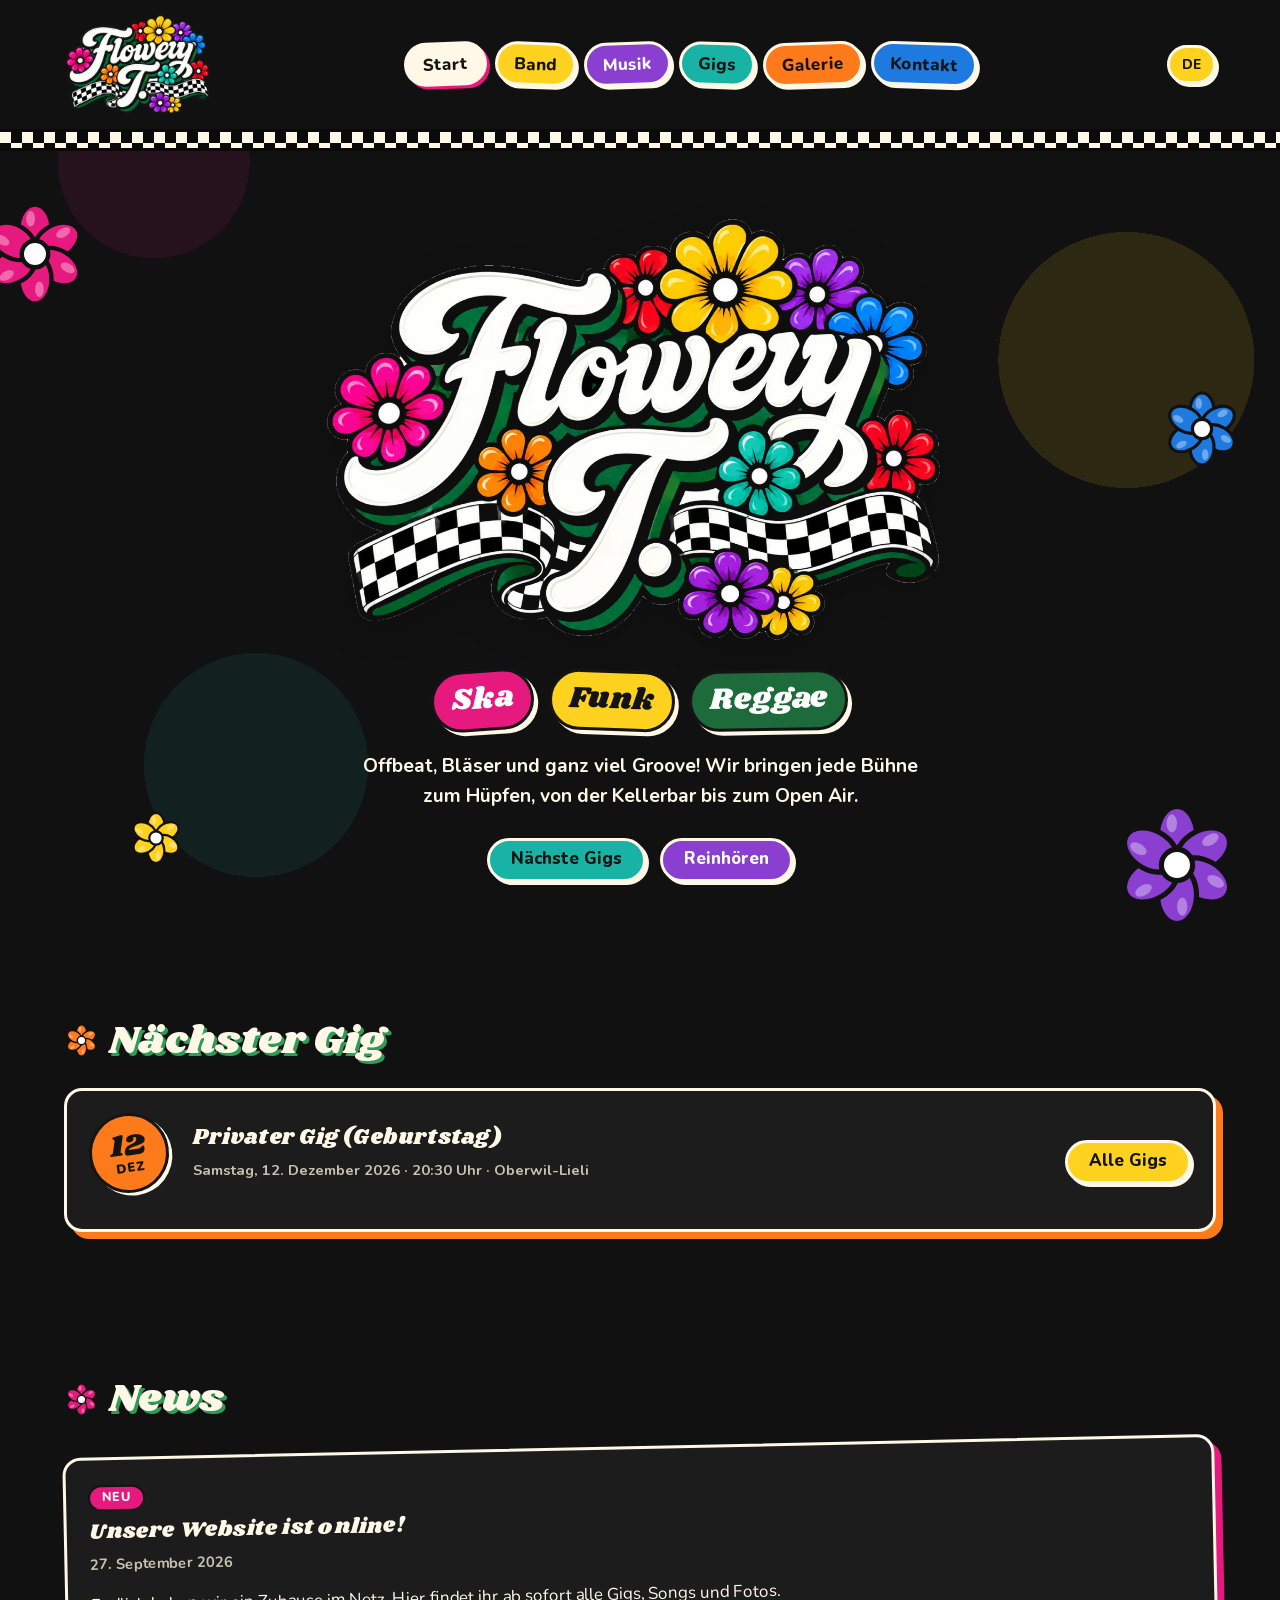
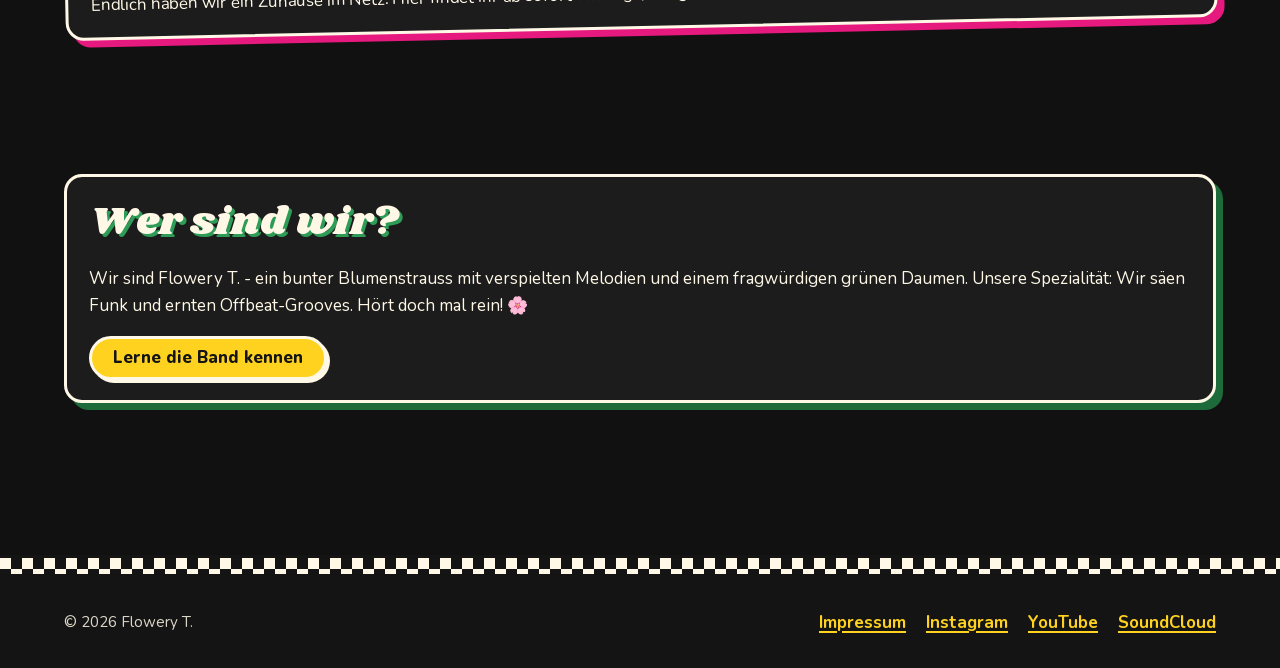
<file: index.html>
<!DOCTYPE html>
<html lang="de">
<head>
  <meta charset="utf-8">
  <meta name="viewport" content="width=device-width, initial-scale=1">
  <title>Flowery T. – Ska · Funk · Reggae</title>
  <meta http-equiv="refresh" content="0; url=de/index.html">
  <link rel="canonical" href="de/index.html">
  <link rel="alternate" hreflang="de" href="de/index.html">
  <!-- TODO Add English language -->
  <!-- <link rel="alternate" hreflang="en" href="en/index.html"> -->
  <link rel="alternate" hreflang="x-default" href="de/index.html">
  <link rel="icon" href="assets/img/flower-yellow.svg" type="image/svg+xml">
  <link rel="stylesheet" href="assets/css/style.css">
</head>
<body>
  <main class="wrap section page-hero">
    <p><a class="btn accent-yellow" href="de/index.html" hreflang="de">Weiter zur Website</a></p>
    <!-- <p><a class="btn accent-teal" href="en/index.html" hreflang="en" lang="en">Continue in English</a></p> -->
  </main>
</body>
</html>
</file>
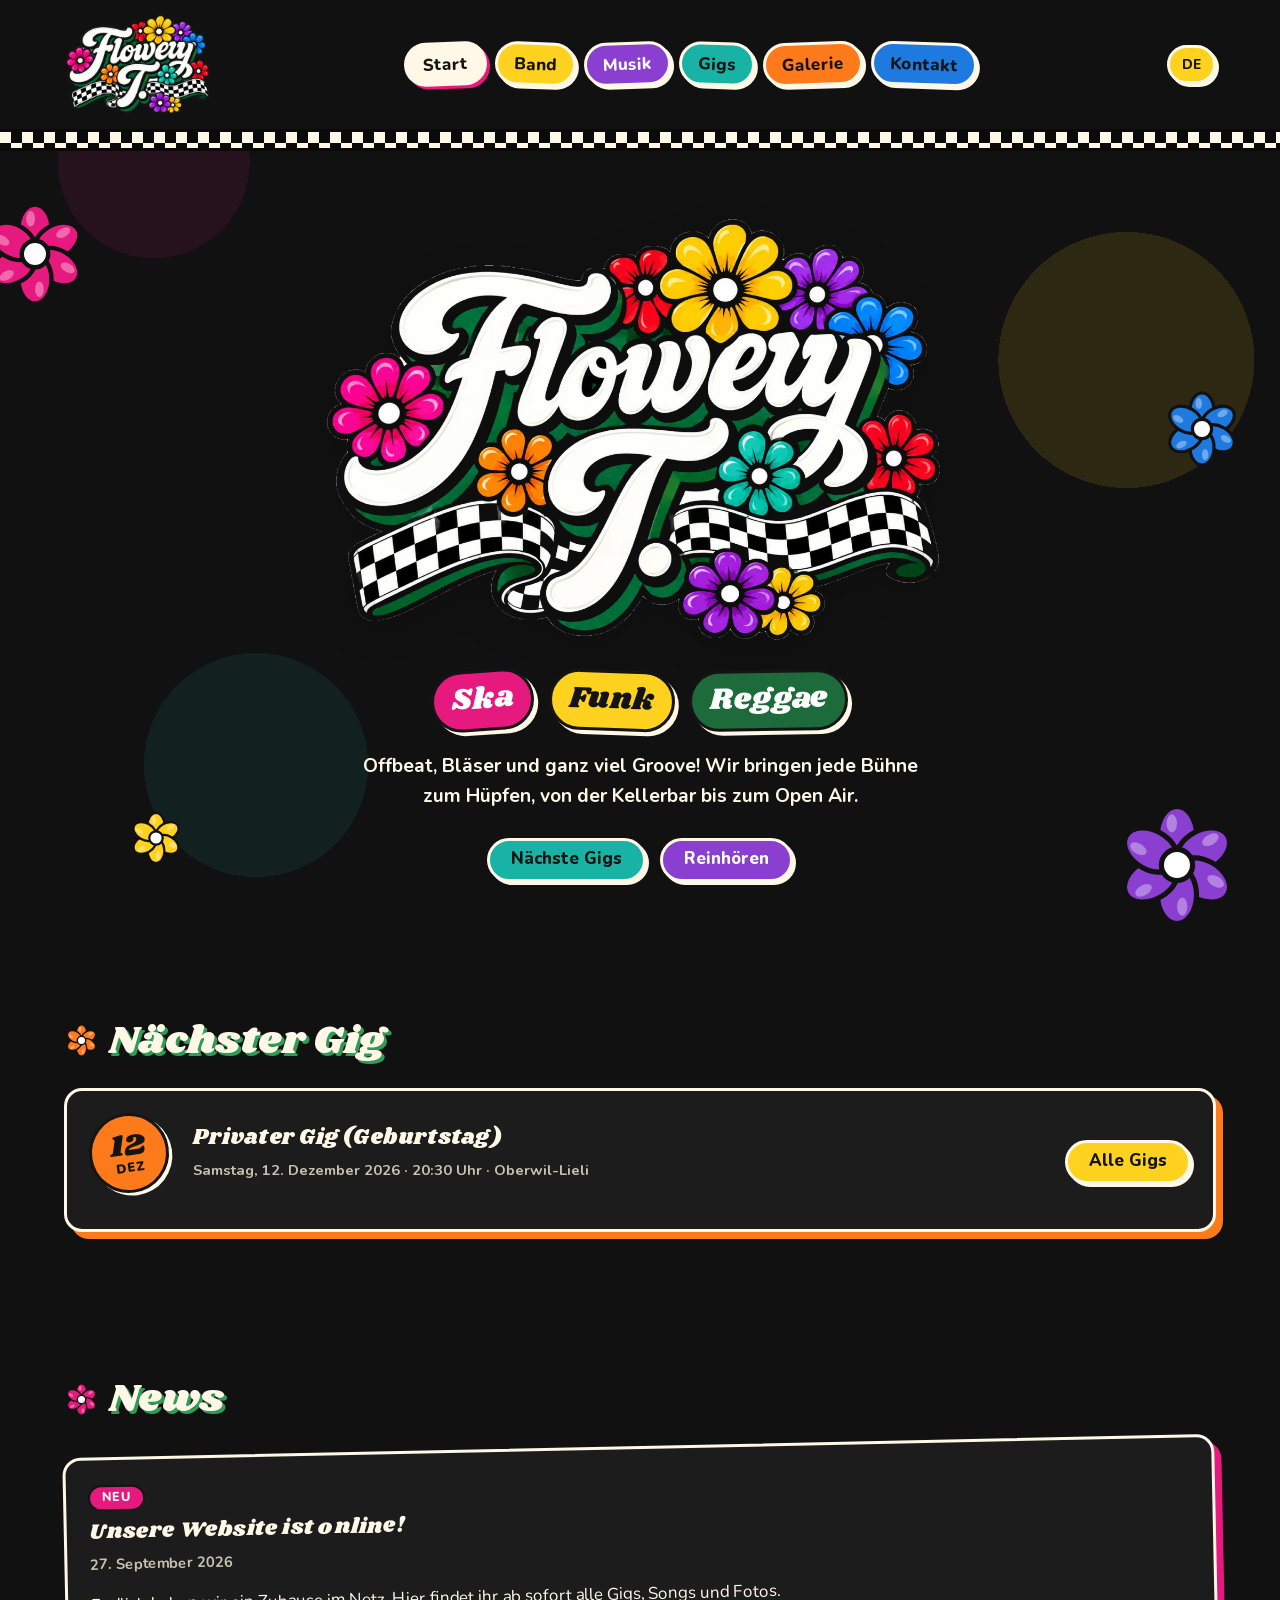
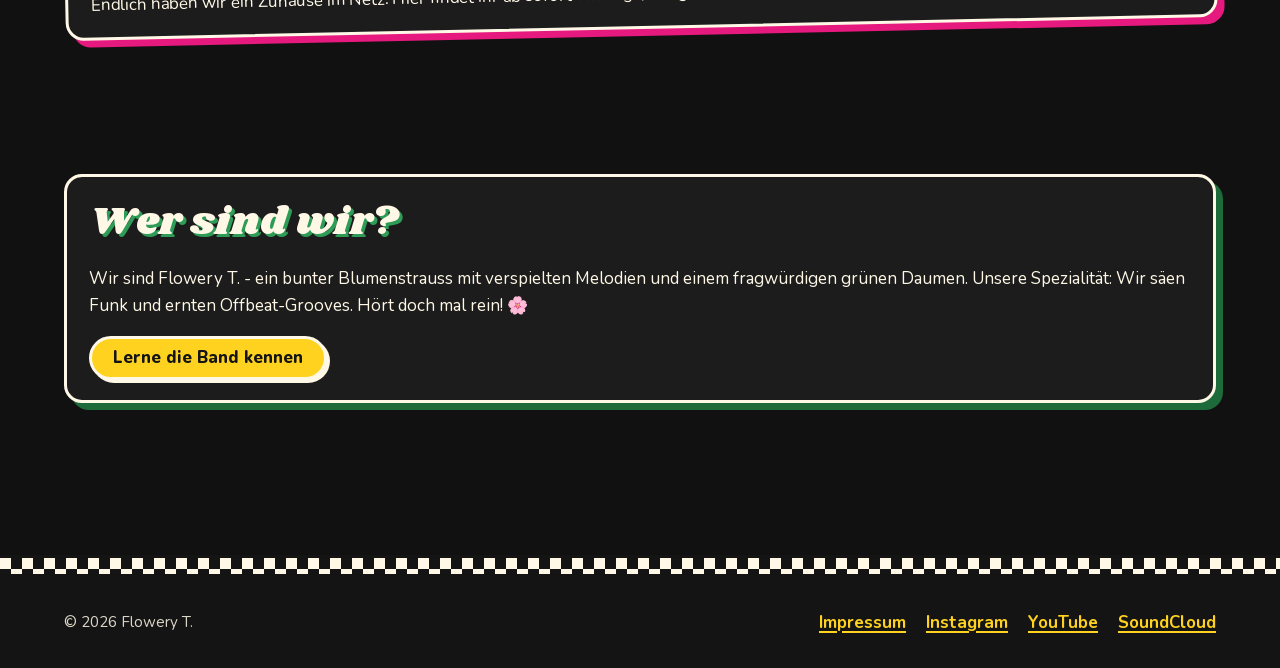
<file: de/index.html>
<!DOCTYPE html>
<html lang="de">
<head>
  <meta charset="utf-8">
  <meta name="viewport" content="width=device-width, initial-scale=1">
  <title>Flowery T. – Ska · Funk · Reggae</title>
  <meta name="description" content="Flowery T. – die Band für Ska, Funk und Reggae. News, Gigs, Musik und Fotos.">
  <meta name="color-scheme" content="dark">
  <meta name="theme-color" content="#111111">
  <link rel="alternate" hreflang="de" href="../de/index.html">
  <!-- TODO Add English language -->
  <!-- <link rel="alternate" hreflang="en" href="../en/index.html"> -->
  <link rel="alternate" hreflang="x-default" href="../de/index.html">
  <link rel="icon" href="../assets/img/flower-yellow.svg" type="image/svg+xml">
  <link rel="preload" href="../assets/fonts/shrikhand-latin.woff2" as="font" type="font/woff2" crossorigin>
  <link rel="stylesheet" href="../assets/css/style.css">
  <meta property="og:title" content="Flowery T. – Ska · Funk · Reggae">
  <meta property="og:description" content="Flowery T. – die Band für Ska, Funk und Reggae. News, Gigs, Musik und Fotos.">
  <meta property="og:image" content="../assets/img/logo.webp">
</head>
<body>
  <a class="skip-link" href="#content">Zum Inhalt springen</a>

  <header class="site-header">
    <div class="wrap header-inner">
      <a class="brand" href="index.html">
        <img src="../assets/img/logo-sm.webp" width="420" height="293" alt="Flowery T. – zur Startseite">
      </a>
      <nav class="main-nav" aria-label="Hauptnavigation">
        <ul>
          <li><a class="accent-pink" href="index.html" aria-current="page">Start</a></li>
          <li><a class="accent-yellow" href="band.html">Band</a></li>
          <li><a class="accent-purple" href="music.html">Musik</a></li>
          <li><a class="accent-teal" href="gigs.html">Gigs</a></li>
          <li><a class="accent-orange" href="gallery.html">Galerie</a></li>
          <li><a class="accent-blue" href="contact.html">Kontakt</a></li>
        </ul>
      </nav>
      <nav class="lang-switch" aria-label="Sprache wählen">
        <a href="index.html" hreflang="de" lang="de" aria-current="true">DE</a>
        <!-- TODO Add English language -->
        <!-- <a href="../en/index.html" hreflang="en" lang="en">EN</a> -->
      </nav>
    </div>
    <div class="checker" aria-hidden="true"></div>
  </header>

  <main id="content">
    <section class="hero">
      <img class="deco" src="../assets/img/flower-pink.svg" alt="" width="64" height="64">
      <img class="deco" src="../assets/img/flower-blue.svg" alt="" width="64" height="64">
      <img class="deco" src="../assets/img/flower-yellow.svg" alt="" width="64" height="64">
      <img class="deco" src="../assets/img/flower-purple.svg" alt="" width="64" height="64">
      <div class="wrap">
        <h1 class="visually-hidden">Flowery T.</h1>
        <img class="hero-logo" src="../assets/img/logo.webp" width="1200" height="838" alt="Logo von Flowery T.: weisser Schriftzug mit bunten Blumen und Schachbrettband">
        <ul class="genres">
          <li class="accent-pink">Ska</li>
          <li class="accent-yellow">Funk</li>
          <li class="accent-green">Reggae</li>
        </ul>
        <!-- PLACEHOLDER -->
        <p class="lead">Offbeat, Bläser und ganz viel Groove! Wir bringen jede Bühne zum Hüpfen, von der Kellerbar bis zum Open Air.</p>
        <div class="btn-row">
          <a class="btn accent-teal" href="gigs.html">Nächste Gigs</a>
          <a class="btn accent-purple" href="music.html">Reinhören</a>
        </div>
      </div>
    </section>

    <section class="section" aria-labelledby="next-gig-title">
      <div class="wrap">
        <h2 id="next-gig-title" class="flower-title"><img src="../assets/img/flower-orange.svg" alt="" width="36" height="36"> Nächster Gig</h2>
        <!-- TODO Update for every new gig  -->
        <article class="card next-gig accent-orange">
          <p class="date-badge"><time datetime="2026-12-12"><span class="day">12</span> <span class="month">Dez</span></time></p>
          <div>
            <h3>Privater Gig (Geburtstag)</h3>
            <p class="meta">Samstag, 12. Dezember 2026 · 20:30 Uhr · Oberwil-Lieli</p>
          </div>
          <a class="btn accent-yellow" href="gigs.html">Alle Gigs</a>
        </article>
      </div>
    </section>

    <section class="section" aria-labelledby="news-title">
      <div class="wrap">
        <h2 id="news-title" class="flower-title"><img src="../assets/img/flower-pink.svg" alt="" width="36" height="36"> News</h2>
        <div class="grid">
          <article class="card news-card accent-pink">
            <span class="tag">Neu</span>
            <h3>Unsere Website ist online!</h3>
            <p class="meta"><time datetime="2026-09-27">27. September 2026</time></p>
            <p>Endlich haben wir ein Zuhause im Netz. Hier findet ihr ab sofort alle Gigs, Songs und Fotos.</p>
          </article>
        </div>
      </div>
    </section>

    <section class="section" aria-labelledby="teaser-title">
      <div class="wrap">
        <div class="card accent-green">
          <h2 id="teaser-title">Wer sind wir?</h2>
          <p>Wir sind Flowery T. - ein bunter Blumenstrauss mit verspielten Melodien und einem fragwürdigen grünen Daumen. Unsere Spezialität: Wir säen Funk und ernten Offbeat-Grooves. Hört doch mal rein! 🌸</p>
          <a class="btn accent-yellow" href="band.html">Lerne die Band kennen</a>
        </div>
      </div>
    </section>
  </main>

  <footer class="site-footer">
    <div class="checker" aria-hidden="true"></div>
    <div class="wrap footer-inner">
      <small>© 2026 Flowery T.</small>
      <ul>
        <li><a href="contact.html#imprint">Impressum</a></li>
        <li><a href="https://www.instagram.com/flowery.t.band/" rel="noopener">Instagram</a></li>
        <li><a href="https://www.youtube.com/@Flowery_T_Band" rel="noopener">YouTube</a></li>
        <li><a href="https://soundcloud.com/flowery-t/" rel="noopener">SoundCloud</a></li>
      </ul>
    </div>
  </footer>
</body>
</html>
</file>
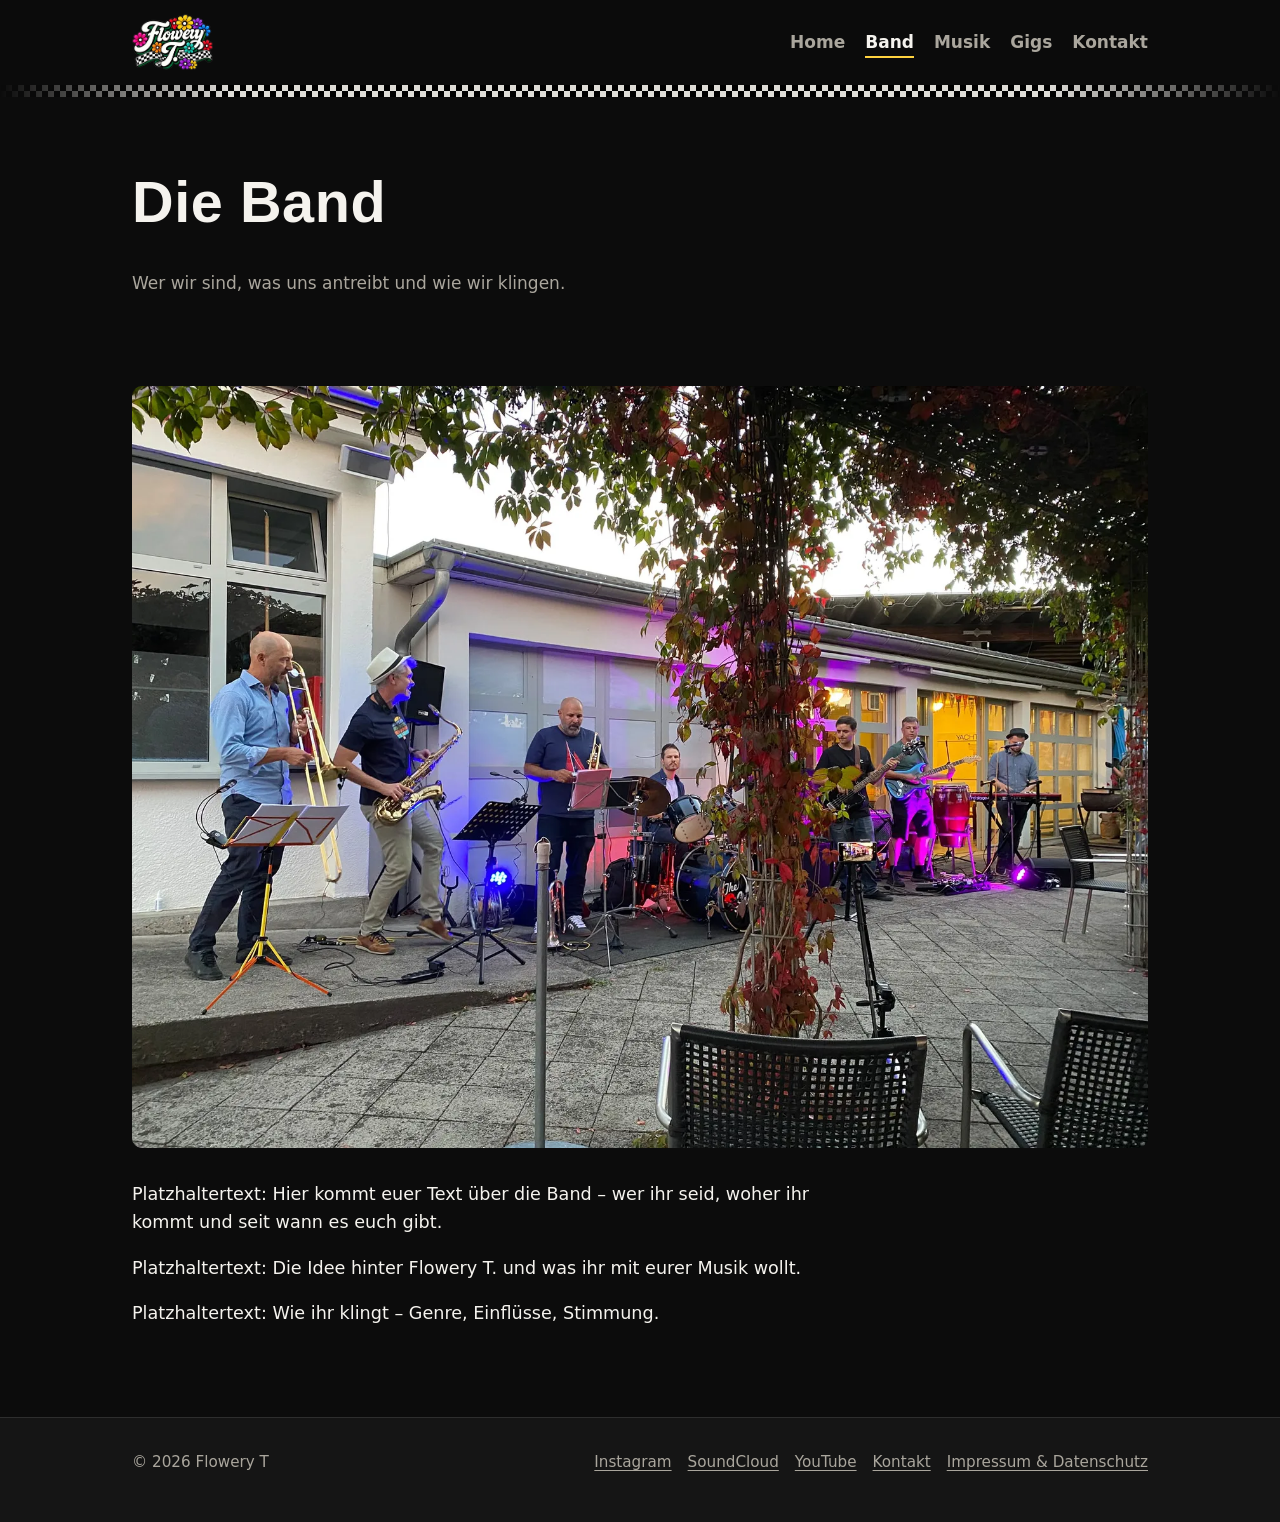
<file: band.html>
<!DOCTYPE html>
<html lang="de">
<head>
  <meta charset="UTF-8">
  <meta name="viewport" content="width=device-width, initial-scale=1">
  <title>Band – Flowery T</title>
  <meta name="description" content="Wer wir sind und was für Musik wir machen.">
  <link rel="icon" href="img/web/favicon.png">
  <link rel="stylesheet" href="css/style.css">
</head>
<body>
  <a class="skip-link" href="#inhalt">Zum Inhalt springen</a>

  <header class="site-header">
    <div class="container">
      <a class="logo" href="index.html"><img src="img/web/logo-small.webp" alt="Flowery T" width="204" height="140"></a>
      <nav class="main-nav" aria-label="Hauptnavigation">
        <ul>
          <li><a href="index.html">Home</a></li>
          <li><a href="band.html" aria-current="page">Band</a></li>
          <li><a href="musik.html">Musik</a></li>
          <li><a href="gigs.html">Gigs</a></li>
          <li><a href="kontakt.html">Kontakt</a></li>
        </ul>
      </nav>
    </div>
  </header>

  <main id="inhalt">
    <section class="page-title">
      <div class="container">
        <h1>Die Band</h1>
        <p>Wer wir sind, was uns antreibt und wie wir klingen.</p>
      </div>
    </section>

    <section class="section">
      <div class="container">
        <figure class="band-photo">
          <img src="img/web/band_01.webp" alt="Flowery T live auf einer Terrasse: Posaune, Saxofon, Trompete, Schlagzeug, Bass, Gitarre und Keys" width="1600" height="1200">
        </figure>
        <!-- Fliesstext: einfach Absätze (<p>) untereinander schreiben. -->
        <div class="prose">
          <p>Platzhaltertext: Hier kommt euer Text über die Band – wer ihr seid, woher ihr kommt und seit wann es euch gibt.</p>
          <p>Platzhaltertext: Die Idee hinter Flowery&nbsp;T. und was ihr mit eurer Musik wollt.</p>
          <p>Platzhaltertext: Wie ihr klingt – Genre, Einflüsse, Stimmung.</p>
        </div>
      </div>
    </section>
  </main>

  <footer class="site-footer">
    <div class="container">
      <p>&copy; 2026 Flowery T</p>
      <ul>
        <li><a href="https://www.instagram.com/flowery.t.band/" rel="noopener" target="_blank">Instagram</a></li>
        <li><a href="https://soundcloud.com/flowery-t" rel="noopener" target="_blank">SoundCloud</a></li>
        <li><a href="https://www.youtube.com/@Flowery_T_Band" rel="noopener" target="_blank">YouTube</a></li>
        <li><a href="kontakt.html">Kontakt</a></li>
        <li><a href="impressum.html">Impressum &amp; Datenschutz</a></li>
      </ul>
    </div>
  </footer>
</body>
</html>
</file>
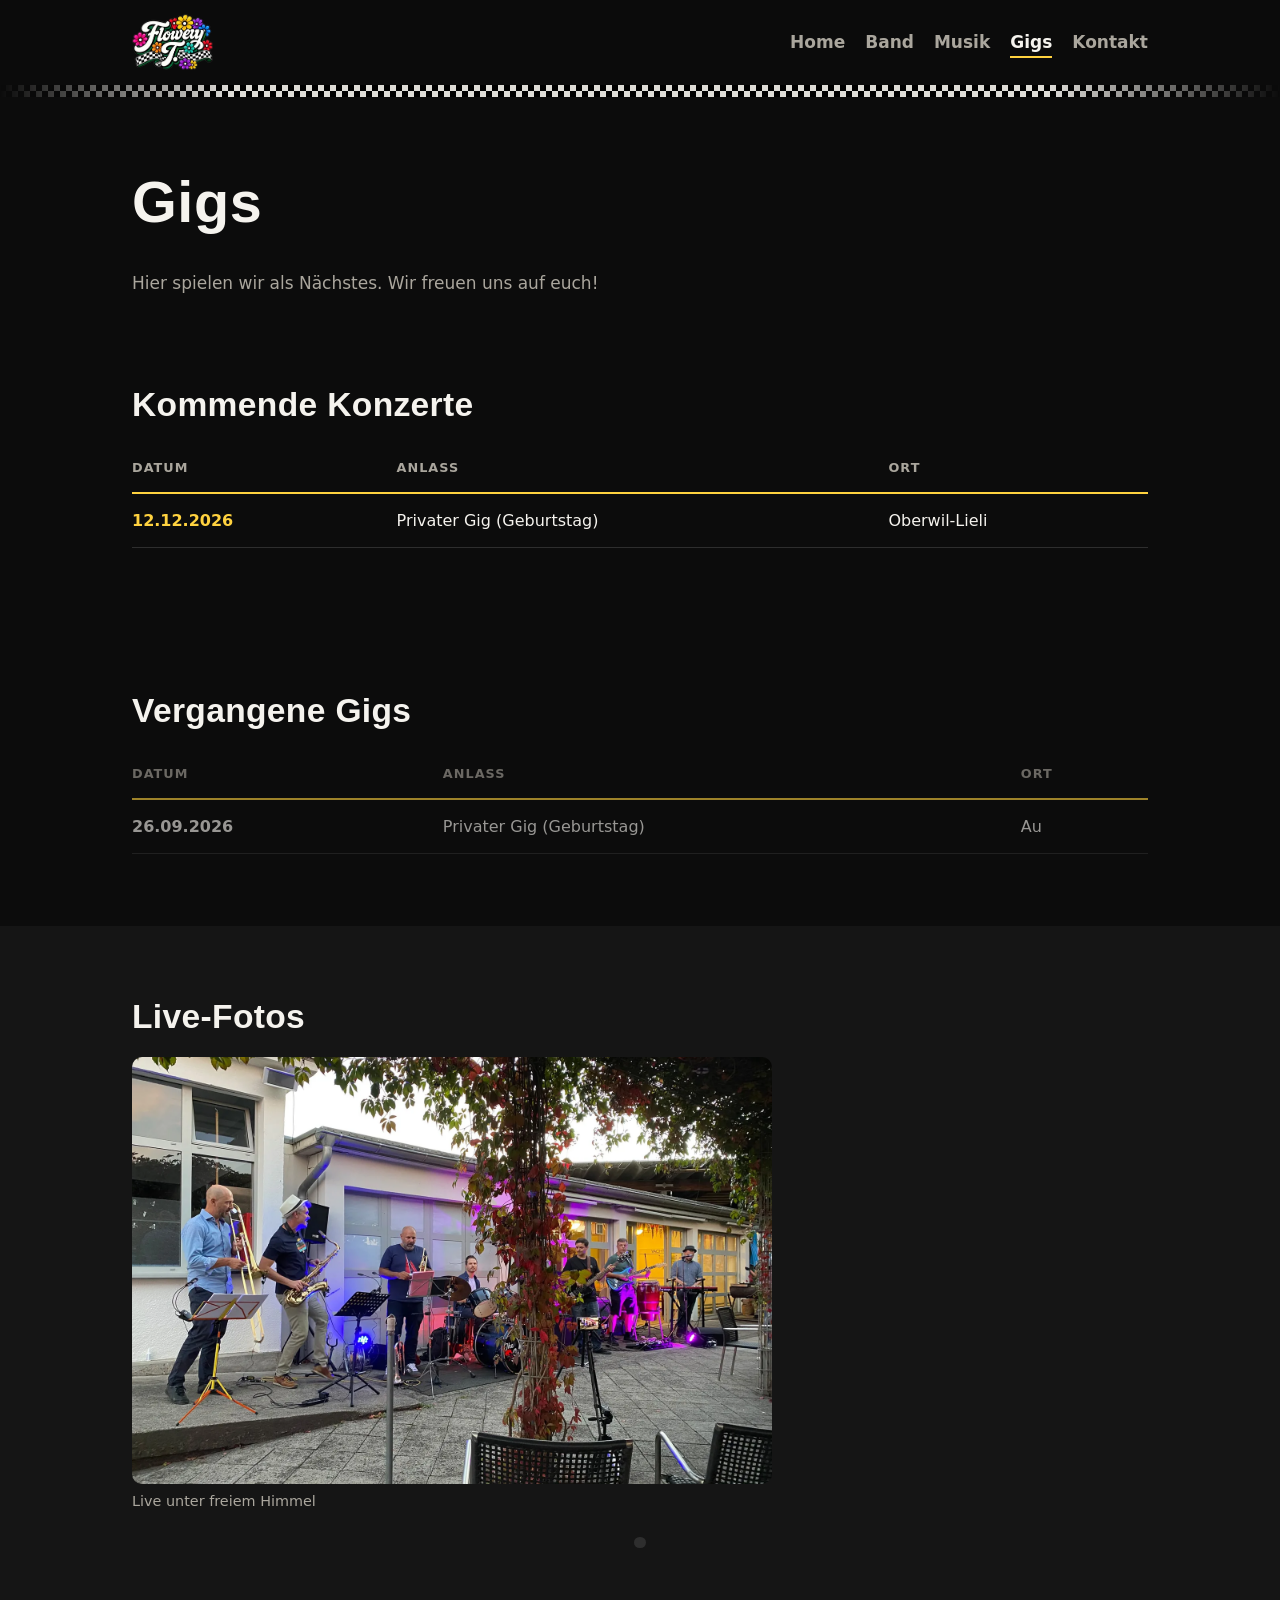
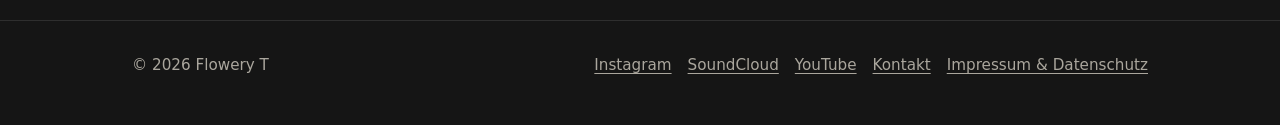
<file: gigs.html>
<!DOCTYPE html>
<html lang="de">
<head>
  <meta charset="UTF-8">
  <meta name="viewport" content="width=device-width, initial-scale=1">
  <title>Gigs – Flowery T</title>
  <meta name="description" content="Kommende Konzerte von Flowery T.">
  <link rel="icon" href="img/web/favicon.png">
  <link rel="stylesheet" href="css/style.css">
</head>
<body>
  <a class="skip-link" href="#inhalt">Zum Inhalt springen</a>

  <header class="site-header">
    <div class="container">
      <a class="logo" href="index.html"><img src="img/web/logo-small.webp" alt="Flowery T" width="204" height="140"></a>
      <nav class="main-nav" aria-label="Hauptnavigation">
        <ul>
          <li><a href="index.html">Home</a></li>
          <li><a href="band.html">Band</a></li>
          <li><a href="musik.html">Musik</a></li>
          <li><a href="gigs.html" aria-current="page">Gigs</a></li>
          <li><a href="kontakt.html">Kontakt</a></li>
        </ul>
      </nav>
    </div>
  </header>

  <main id="inhalt">
    <section class="page-title">
      <div class="container">
        <h1>Gigs</h1>
        <p>Hier spielen wir als Nächstes. Wir freuen uns auf euch!</p>
      </div>
    </section>

    <section class="section">
      <div class="container">
        <h2>Kommende Konzerte</h2>
        <!-- Pro Konzert eine Zeile <tr>. Vergangene Gigs in die Tabelle unten verschieben. -->
        <table class="gig-table">
          <thead>
            <tr><th scope="col">Datum</th><th scope="col">Anlass</th><th scope="col">Ort</th></tr>
          </thead>
          <tbody>
            <tr>
              <td><time datetime="2026-12-12">12.12.2026</time></td>
              <td>Privater Gig (Geburtstag)</td>
              <td>Oberwil-Lieli</td>
            </tr>
          </tbody>
        </table>
      </div>
    </section>

    <section class="section">
      <div class="container">
        <h2>Vergangene Gigs</h2>
        <table class="gig-table gig-table--past">
          <thead>
            <tr><th scope="col">Datum</th><th scope="col">Anlass</th><th scope="col">Ort</th></tr>
          </thead>
          <tbody>
            <tr>
              <td><time datetime="2026-09-26">26.09.2026</time></td>
              <td>Privater Gig (Geburtstag)</td>
              <td>Au</td>
            </tr>
          </tbody>
        </table>
      </div>
    </section>

    <!-- Galerie als Slider: reines CSS (scroll-snap), wischbar auf dem Handy. -->
    <section class="section section--alt" aria-labelledby="galerie-titel">
      <div class="container">
        <h2 id="galerie-titel">Live-Fotos</h2>
        <!--
          Neues Foto: Web-Version (ca. 1600 px breit, .webp) nach img/web/ legen und hier
          eine weitere <figure id="foto-N"> anlegen + passenden Punkt in .slider-dots ergänzen.
        -->
        <div class="slider">
          <figure id="foto-1"><img src="img/web/band_01.webp" alt="Flowery T live auf einer Terrasse unter Weinlaub" loading="lazy" width="1600" height="1200"><figcaption>Live unter freiem Himmel</figcaption></figure>
        </div>
        <nav class="slider-dots" aria-label="Foto auswählen">
          <a href="#foto-1" aria-label="Foto 1"></a>
        </nav>
      </div>
    </section>
  </main>

  <footer class="site-footer">
    <div class="container">
      <p>&copy; 2026 Flowery T</p>
      <ul>
        <li><a href="https://www.instagram.com/flowery.t.band/" rel="noopener" target="_blank">Instagram</a></li>
        <li><a href="https://soundcloud.com/flowery-t" rel="noopener" target="_blank">SoundCloud</a></li>
        <li><a href="https://www.youtube.com/@Flowery_T_Band" rel="noopener" target="_blank">YouTube</a></li>
        <li><a href="kontakt.html">Kontakt</a></li>
        <li><a href="impressum.html">Impressum &amp; Datenschutz</a></li>
      </ul>
    </div>
  </footer>
</body>
</html>
</file>
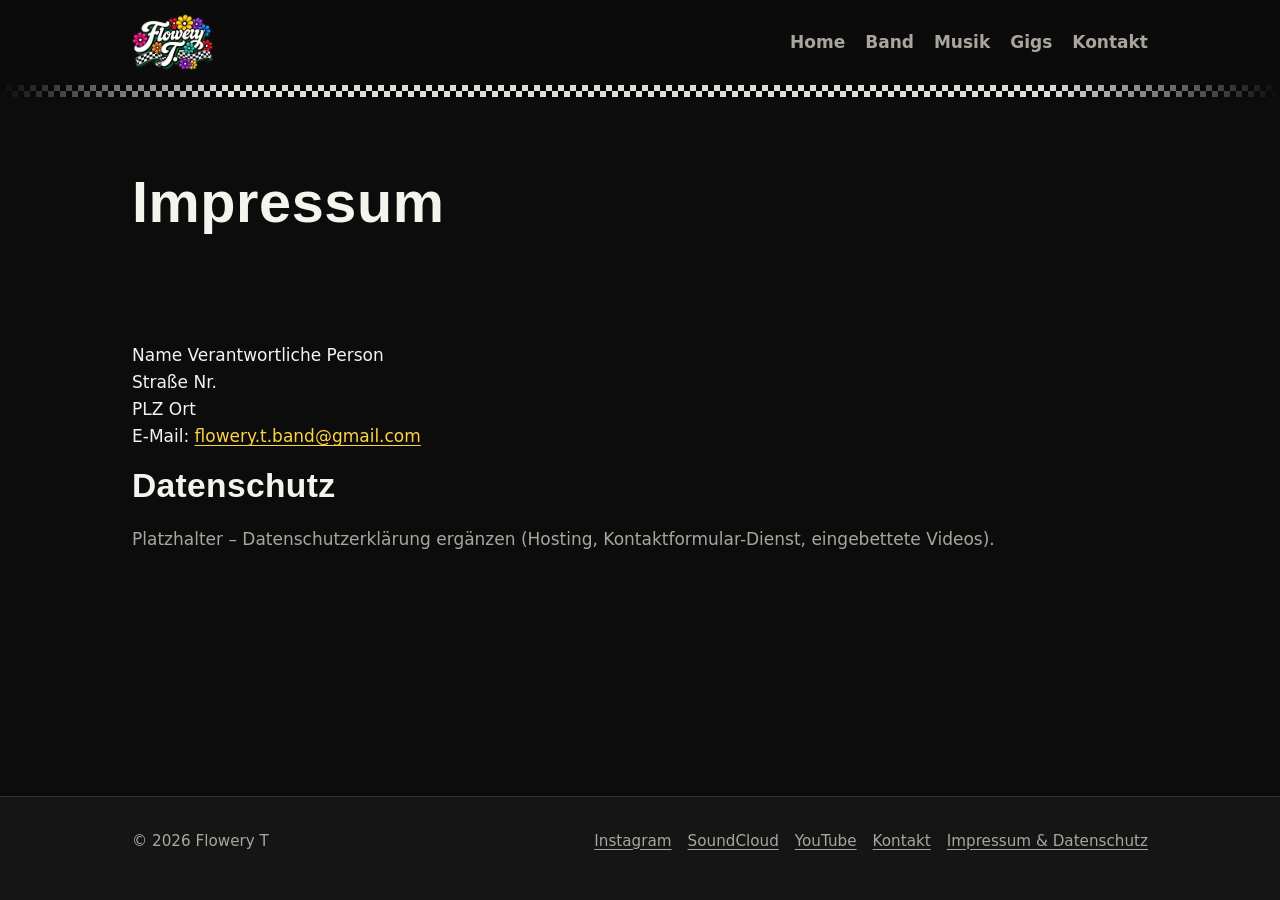
<file: impressum.html>
<!DOCTYPE html>
<html lang="de">
<head>
  <meta charset="UTF-8">
  <meta name="viewport" content="width=device-width, initial-scale=1">
  <title>Impressum &amp; Datenschutz – Flowery T</title>
  <meta name="robots" content="noindex">
  <link rel="icon" href="img/web/favicon.png">
  <link rel="stylesheet" href="css/style.css">
</head>
<body>
  <a class="skip-link" href="#inhalt">Zum Inhalt springen</a>

  <header class="site-header">
    <div class="container">
      <a class="logo" href="index.html"><img src="img/web/logo-small.webp" alt="Flowery T" width="204" height="140"></a>
      <nav class="main-nav" aria-label="Hauptnavigation">
        <ul>
          <li><a href="index.html">Home</a></li>
          <li><a href="band.html">Band</a></li>
          <li><a href="musik.html">Musik</a></li>
          <li><a href="gigs.html">Gigs</a></li>
          <li><a href="kontakt.html">Kontakt</a></li>
        </ul>
      </nav>
    </div>
  </header>

  <main id="inhalt">
    <section class="page-title">
      <div class="container">
        <h1>Impressum</h1>
      </div>
    </section>

    <section class="section">
      <div class="container">
        <!-- TODO: Pflichtangaben je nach Land (DE: § 5 DDG, AT: § 5 ECG / § 25 MedienG, CH: UWG) ergänzen. -->
        <p>Name Verantwortliche Person<br>Straße Nr.<br>PLZ Ort<br>E-Mail: <a href="mailto:flowery.t.band@gmail.com">flowery.t.band@gmail.com</a></p>

        <h2 id="datenschutz">Datenschutz</h2>
        <p class="muted">Platzhalter – Datenschutzerklärung ergänzen (Hosting, Kontaktformular-Dienst, eingebettete Videos).</p>
      </div>
    </section>
  </main>

  <footer class="site-footer">
    <div class="container">
      <p>&copy; 2026 Flowery T</p>
      <ul>
        <li><a href="https://www.instagram.com/flowery.t.band/" rel="noopener" target="_blank">Instagram</a></li>
        <li><a href="https://soundcloud.com/flowery-t" rel="noopener" target="_blank">SoundCloud</a></li>
        <li><a href="https://www.youtube.com/@Flowery_T_Band" rel="noopener" target="_blank">YouTube</a></li>
        <li><a href="kontakt.html">Kontakt</a></li>
        <li><a href="impressum.html" aria-current="page">Impressum &amp; Datenschutz</a></li>
      </ul>
    </div>
  </footer>
</body>
</html>
</file>
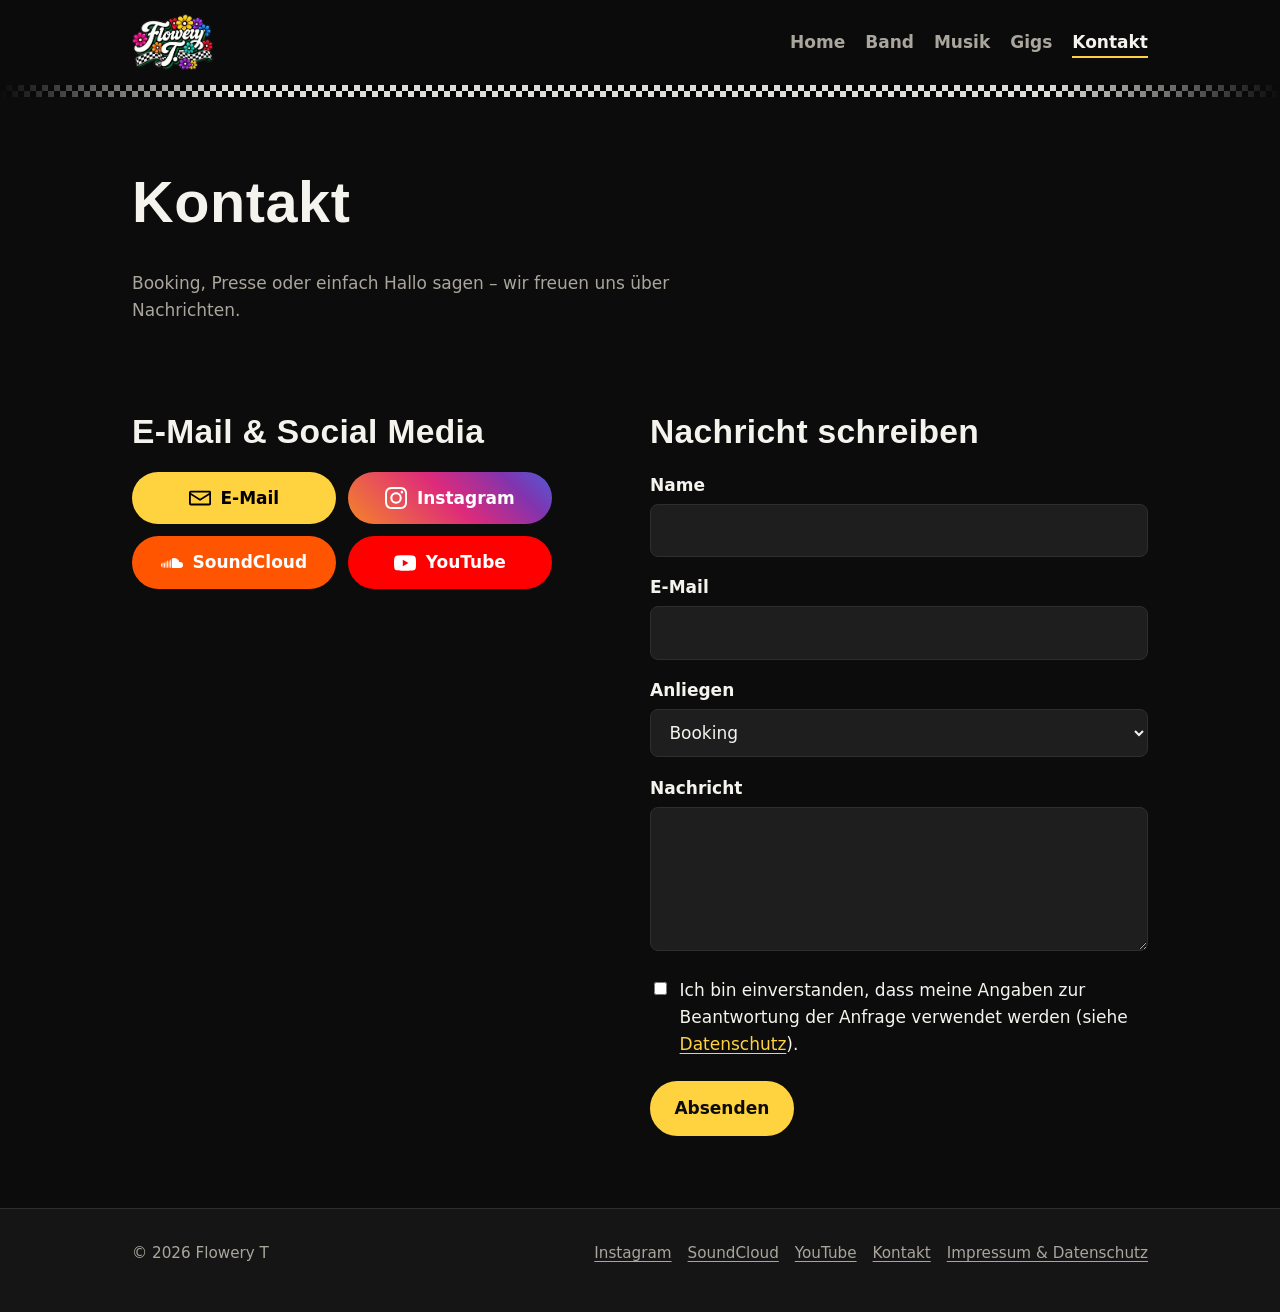
<file: kontakt.html>
<!DOCTYPE html>
<html lang="de">
<head>
  <meta charset="UTF-8">
  <meta name="viewport" content="width=device-width, initial-scale=1">
  <title>Kontakt – Flowery T</title>
  <meta name="description" content="So erreichst du Flowery T – für Booking, Presse und alles andere.">
  <link rel="icon" href="img/web/favicon.png">
  <link rel="stylesheet" href="css/style.css">
</head>
<body>
  <a class="skip-link" href="#inhalt">Zum Inhalt springen</a>

  <header class="site-header">
    <div class="container">
      <a class="logo" href="index.html"><img src="img/web/logo-small.webp" alt="Flowery T" width="204" height="140"></a>
      <nav class="main-nav" aria-label="Hauptnavigation">
        <ul>
          <li><a href="index.html">Home</a></li>
          <li><a href="band.html">Band</a></li>
          <li><a href="musik.html">Musik</a></li>
          <li><a href="gigs.html">Gigs</a></li>
          <li><a href="kontakt.html" aria-current="page">Kontakt</a></li>
        </ul>
      </nav>
    </div>
  </header>

  <main id="inhalt">
    <section class="page-title">
      <div class="container">
        <h1>Kontakt</h1>
        <p>Booking, Presse oder einfach Hallo sagen – wir freuen uns über Nachrichten.</p>
      </div>
    </section>

    <section class="section">
      <div class="container grid">
        <div>
          <h2>E-Mail &amp; Social Media</h2>
          <!-- Icons: Simple Icons (simpleicons.org, CC0) – offizielle Markenlogos -->
          <div class="contact-buttons">
            <a class="social-btn social-btn--mail" href="mailto:flowery.t.band@gmail.com"><svg class="icon" viewBox="0 0 24 24" aria-hidden="true" focusable="false"><path d="M2 4h20a2 2 0 0 1 2 2v12a2 2 0 0 1-2 2H2a2 2 0 0 1-2-2V6a2 2 0 0 1 2-2zm0 2v.4l10 6.25L22 6.4V6H2zm20 2.76-9.47 5.92a1 1 0 0 1-1.06 0L2 8.76V18h20V8.76z"/></svg><span>E-Mail</span></a>
            <a class="social-btn social-btn--instagram" href="https://www.instagram.com/flowery.t.band/" rel="noopener" target="_blank"><svg class="icon" viewBox="0 0 24 24" aria-hidden="true" focusable="false"><path d="M7.0301.084c-1.2768.0602-2.1487.264-2.911.5634-.7888.3075-1.4575.72-2.1228 1.3877-.6652.6677-1.075 1.3368-1.3802 2.127-.2954.7638-.4956 1.6365-.552 2.914-.0564 1.2775-.0689 1.6882-.0626 4.947.0062 3.2586.0206 3.6671.0825 4.9473.061 1.2765.264 2.1482.5635 2.9107.308.7889.72 1.4573 1.388 2.1228.6679.6655 1.3365 1.0743 2.1285 1.38.7632.295 1.6361.4961 2.9134.552 1.2773.056 1.6884.069 4.9462.0627 3.2578-.0062 3.668-.0207 4.9478-.0814 1.28-.0607 2.147-.2652 2.9098-.5633.7889-.3086 1.4578-.72 2.1228-1.3881.665-.6682 1.0745-1.3378 1.3795-2.1284.2957-.7632.4966-1.636.552-2.9124.056-1.2809.0692-1.6898.063-4.948-.0063-3.2583-.021-3.6668-.0817-4.9465-.0607-1.2797-.264-2.1487-.5633-2.9117-.3084-.7889-.72-1.4568-1.3876-2.1228C21.2982 1.33 20.628.9208 19.8378.6165 19.074.321 18.2017.1197 16.9244.0645 15.6471.0093 15.236-.005 11.977.0014 8.718.0076 8.31.0215 7.0301.0839m.1402 21.6932c-1.17-.0509-1.8053-.2453-2.2287-.408-.5606-.216-.96-.4771-1.3819-.895-.422-.4178-.6811-.8186-.9-1.378-.1644-.4234-.3624-1.058-.4171-2.228-.0595-1.2645-.072-1.6442-.079-4.848-.007-3.2037.0053-3.583.0607-4.848.05-1.169.2456-1.805.408-2.2282.216-.5613.4762-.96.895-1.3816.4188-.4217.8184-.6814 1.3783-.9003.423-.1651 1.0575-.3614 2.227-.4171 1.2655-.06 1.6447-.072 4.848-.079 3.2033-.007 3.5835.005 4.8495.0608 1.169.0508 1.8053.2445 2.228.408.5608.216.96.4754 1.3816.895.4217.4194.6816.8176.9005 1.3787.1653.4217.3617 1.056.4169 2.2263.0602 1.2655.0739 1.645.0796 4.848.0058 3.203-.0055 3.5834-.061 4.848-.051 1.17-.245 1.8055-.408 2.2294-.216.5604-.4763.96-.8954 1.3814-.419.4215-.8181.6811-1.3783.9-.4224.1649-1.0577.3617-2.2262.4174-1.2656.0595-1.6448.072-4.8493.079-3.2045.007-3.5825-.006-4.848-.0608M16.953 5.5864A1.44 1.44 0 1 0 18.39 4.144a1.44 1.44 0 0 0-1.437 1.4424M5.8385 12.012c.0067 3.4032 2.7706 6.1557 6.173 6.1493 3.4026-.0065 6.157-2.7701 6.1506-6.1733-.0065-3.4032-2.771-6.1565-6.174-6.1498-3.403.0067-6.156 2.771-6.1496 6.1738M8 12.0077a4 4 0 1 1 4.008 3.9921A3.9996 3.9996 0 0 1 8 12.0077"/></svg><span>Instagram</span></a>
            <a class="social-btn social-btn--soundcloud" href="https://soundcloud.com/flowery-t" rel="noopener" target="_blank"><svg class="icon" viewBox="0 0 24 24" aria-hidden="true" focusable="false"><path d="M23.999 14.165c-.052 1.796-1.612 3.169-3.4 3.169h-8.18a.68.68 0 0 1-.675-.683V7.862a.747.747 0 0 1 .452-.724s.75-.513 2.333-.513a5.364 5.364 0 0 1 2.763.755 5.433 5.433 0 0 1 2.57 3.54c.282-.08.574-.121.868-.12.884 0 1.73.358 2.347.992s.948 1.49.922 2.373ZM10.721 8.421c.247 2.98.427 5.697 0 8.672a.264.264 0 0 1-.53 0c-.395-2.946-.22-5.718 0-8.672a.264.264 0 0 1 .53 0ZM9.072 9.448c.285 2.659.37 4.986-.006 7.655a.277.277 0 0 1-.55 0c-.331-2.63-.256-5.02 0-7.655a.277.277 0 0 1 .556 0Zm-1.663-.257c.27 2.726.39 5.171 0 7.904a.266.266 0 0 1-.532 0c-.38-2.69-.257-5.21 0-7.904a.266.266 0 0 1 .532 0Zm-1.647.77a26.108 26.108 0 0 1-.008 7.147.272.272 0 0 1-.542 0 27.955 27.955 0 0 1 0-7.147.275.275 0 0 1 .55 0Zm-1.67 1.769c.421 1.865.228 3.5-.029 5.388a.257.257 0 0 1-.514 0c-.21-1.858-.398-3.549 0-5.389a.272.272 0 0 1 .543 0Zm-1.655-.273c.388 1.897.26 3.508-.01 5.412-.026.28-.514.283-.54 0-.244-1.878-.347-3.54-.01-5.412a.283.283 0 0 1 .56 0Zm-1.668.911c.4 1.268.257 2.292-.026 3.572a.257.257 0 0 1-.514 0c-.241-1.262-.354-2.312-.023-3.572a.283.283 0 0 1 .563 0Z"/></svg><span>SoundCloud</span></a>
            <a class="social-btn social-btn--youtube" href="https://www.youtube.com/@Flowery_T_Band" rel="noopener" target="_blank"><svg class="icon" viewBox="0 0 24 24" aria-hidden="true" focusable="false"><path d="M23.498 6.186a3.016 3.016 0 0 0-2.122-2.136C19.505 3.545 12 3.545 12 3.545s-7.505 0-9.377.505A3.017 3.017 0 0 0 .502 6.186C0 8.07 0 12 0 12s0 3.93.502 5.814a3.016 3.016 0 0 0 2.122 2.136c1.871.505 9.376.505 9.376.505s7.505 0 9.377-.505a3.015 3.015 0 0 0 2.122-2.136C24 15.93 24 12 24 12s0-3.93-.502-5.814zM9.545 15.568V8.432L15.818 12l-6.273 3.568z"/></svg><span>YouTube</span></a>
          </div>
        </div>

        <div>
          <h2>Nachricht schreiben</h2>
          <!--
            Statische Seite = kein eigener Server für das Formular.
            Optionen:
              a) Formular-Dienst (z. B. Formspree, Netlify Forms, Web3Forms): action-URL eintragen.
              b) Nur mailto-Link oben nutzen und das Formular weglassen.
            Aktuell ist action ein Platzhalter.
          -->
          <form class="form" action="https://formspree.io/f/DEINE_ID" method="POST">
            <div>
              <label for="name">Name</label>
              <input id="name" name="name" type="text" autocomplete="name" required>
            </div>
            <div>
              <label for="email">E-Mail</label>
              <input id="email" name="email" type="email" autocomplete="email" required>
            </div>
            <div>
              <label for="anliegen">Anliegen</label>
              <select id="anliegen" name="anliegen">
                <option>Booking</option>
                <option>Presse</option>
                <option>Sonstiges</option>
              </select>
            </div>
            <div>
              <label for="nachricht">Nachricht</label>
              <textarea id="nachricht" name="nachricht" required></textarea>
            </div>
            <label class="checkbox">
              <input type="checkbox" name="datenschutz" required>
              <span>Ich bin einverstanden, dass meine Angaben zur Beantwortung der Anfrage verwendet werden (siehe <a href="impressum.html#datenschutz">Datenschutz</a>).</span>
            </label>
            <div>
              <button class="btn" type="submit">Absenden</button>
            </div>
          </form>
        </div>
      </div>
    </section>
  </main>

  <footer class="site-footer">
    <div class="container">
      <p>&copy; 2026 Flowery T</p>
      <ul>
        <li><a href="https://www.instagram.com/flowery.t.band/" rel="noopener" target="_blank">Instagram</a></li>
        <li><a href="https://soundcloud.com/flowery-t" rel="noopener" target="_blank">SoundCloud</a></li>
        <li><a href="https://www.youtube.com/@Flowery_T_Band" rel="noopener" target="_blank">YouTube</a></li>
        <li><a href="kontakt.html">Kontakt</a></li>
        <li><a href="impressum.html">Impressum &amp; Datenschutz</a></li>
      </ul>
    </div>
  </footer>
</body>
</html>
</file>
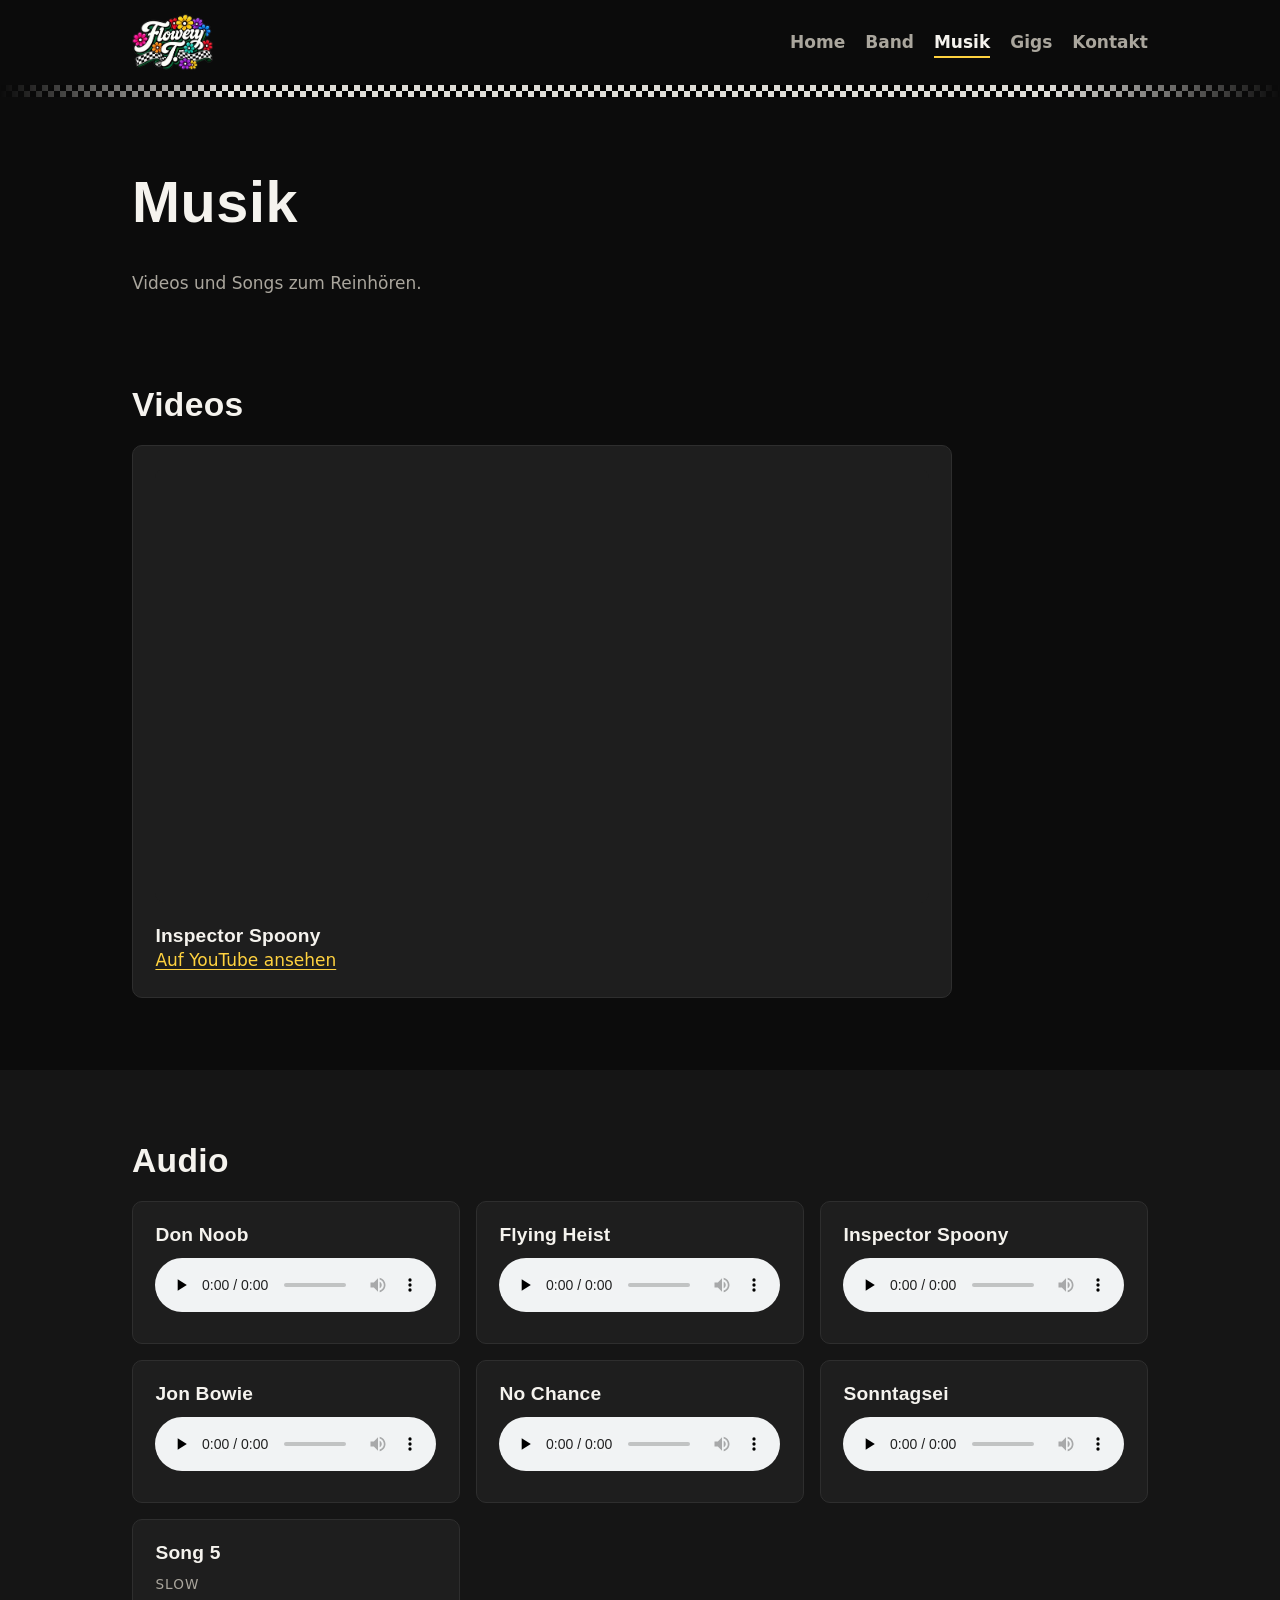
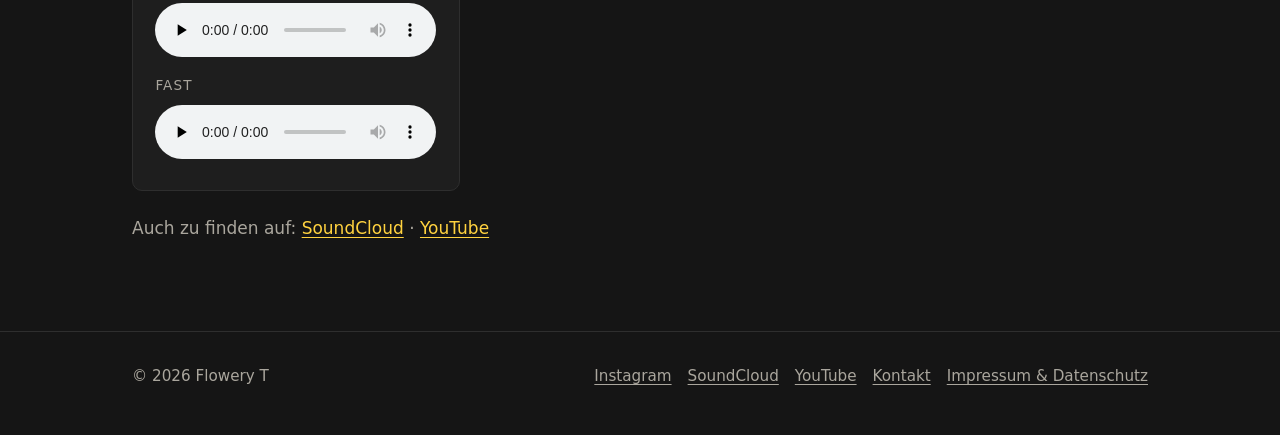
<file: musik.html>
<!DOCTYPE html>
<html lang="de">
<head>
  <meta charset="UTF-8">
  <meta name="viewport" content="width=device-width, initial-scale=1">
  <title>Musik – Flowery T</title>
  <meta name="description" content="Videos und Songs von Flowery T.">
  <link rel="icon" href="img/web/favicon.png">
  <link rel="stylesheet" href="css/style.css">
</head>
<body>
  <a class="skip-link" href="#inhalt">Zum Inhalt springen</a>

  <header class="site-header">
    <div class="container">
      <a class="logo" href="index.html"><img src="img/web/logo-small.webp" alt="Flowery T" width="204" height="140"></a>
      <nav class="main-nav" aria-label="Hauptnavigation">
        <ul>
          <li><a href="index.html">Home</a></li>
          <li><a href="band.html">Band</a></li>
          <li><a href="musik.html" aria-current="page">Musik</a></li>
          <li><a href="gigs.html">Gigs</a></li>
          <li><a href="kontakt.html">Kontakt</a></li>
        </ul>
      </nav>
    </div>
  </header>

  <main id="inhalt">
    <section class="page-title">
      <div class="container">
        <h1>Musik</h1>
        <p>Videos und Songs zum Reinhören.</p>
      </div>
    </section>

    <section class="section">
      <div class="container">
        <h2>Videos</h2>
        <!--
          Neues Video: Block <figure class="card"> kopieren und die VIDEO_ID aus dem
          YouTube-Link (watch?v=VIDEO_ID) in src eintragen.
          youtube-nocookie.com = datenschutzfreundlichere Variante von YouTube.
        -->
        <div class="grid video-grid">
          <figure class="card">
            <iframe class="video" src="https://www.youtube-nocookie.com/embed/yJfFl1-dOa8"
                    title="Inspector Spoony – Flowery T" loading="lazy"
                    allow="accelerometer; encrypted-media; picture-in-picture"
                    referrerpolicy="strict-origin-when-cross-origin" allowfullscreen></iframe>
            <figcaption>
              <h3>Inspector Spoony</h3>
              <a href="https://www.youtube.com/watch?v=yJfFl1-dOa8" rel="noopener" target="_blank">Auf YouTube ansehen</a>
            </figcaption>
          </figure>
        </div>
      </div>
    </section>

    <section class="section section--alt">
      <div class="container">
        <h2>Audio</h2>
        <!--
          MP3s liegen in audio/. Leerzeichen im Dateinamen im src als %20 schreiben.
          preload="none": Songs werden erst beim Klick auf Play geladen.
        -->
        <ul class="track-list">
          <li class="card track">
            <h3>Don Noob</h3>
            <audio controls preload="none" src="audio/Don%20Noob.mp3"></audio>
          </li>
          <li class="card track">
            <h3>Flying Heist</h3>
            <audio controls preload="none" src="audio/Flying%20Heist.mp3"></audio>
          </li>
          <li class="card track">
            <h3>Inspector Spoony</h3>
            <audio controls preload="none" src="audio/Inspector%20Spoony.mp3"></audio>
          </li>
          <li class="card track">
            <h3>Jon Bowie</h3>
            <audio controls preload="none" src="audio/Jon%20Bowie.mp3"></audio>
          </li>
          <li class="card track">
            <h3>No Chance</h3>
            <audio controls preload="none" src="audio/No%20Chance.mp3"></audio>
          </li>
          <li class="card track">
            <h3>Sonntagsei</h3>
            <audio controls preload="none" src="audio/Sonntagsei.mp3"></audio>
          </li>
          <li class="card track">
            <h3>Song 5</h3>
            <p class="track__version">Slow</p>
            <audio controls preload="none" src="audio/Song%205%20-%20slow.mp3"></audio>
            <p class="track__version">Fast</p>
            <audio controls preload="none" src="audio/Song%205%20-%20fast.mp3"></audio>
          </li>
        </ul>
        <p class="muted" style="margin-top:1.5rem">
          Auch zu finden auf: <a href="https://soundcloud.com/flowery-t" rel="noopener" target="_blank">SoundCloud</a> · <a href="https://www.youtube.com/@Flowery_T_Band" rel="noopener" target="_blank">YouTube</a>
        </p>
      </div>
    </section>
  </main>

  <footer class="site-footer">
    <div class="container">
      <p>&copy; 2026 Flowery T</p>
      <ul>
        <li><a href="https://www.instagram.com/flowery.t.band/" rel="noopener" target="_blank">Instagram</a></li>
        <li><a href="https://soundcloud.com/flowery-t" rel="noopener" target="_blank">SoundCloud</a></li>
        <li><a href="https://www.youtube.com/@Flowery_T_Band" rel="noopener" target="_blank">YouTube</a></li>
        <li><a href="kontakt.html">Kontakt</a></li>
        <li><a href="impressum.html">Impressum &amp; Datenschutz</a></li>
      </ul>
    </div>
  </footer>
</body>
</html>
</file>
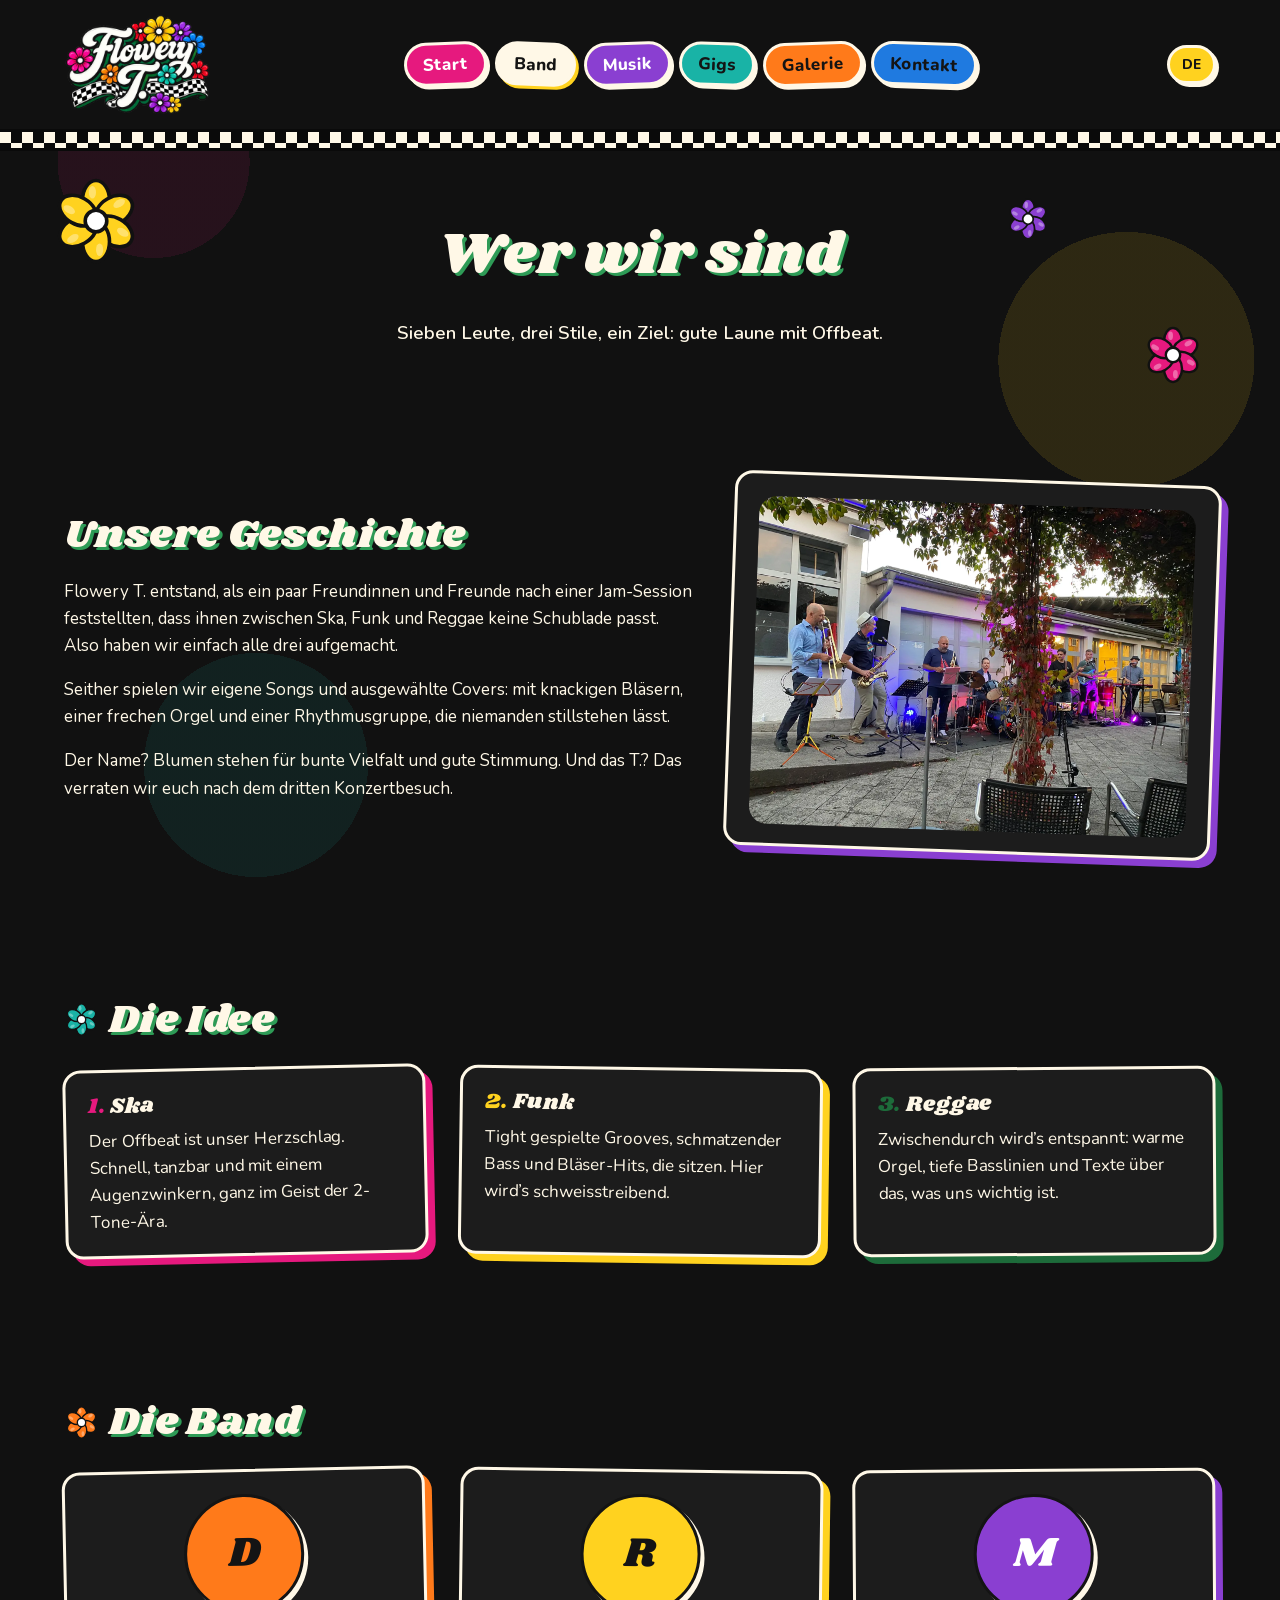
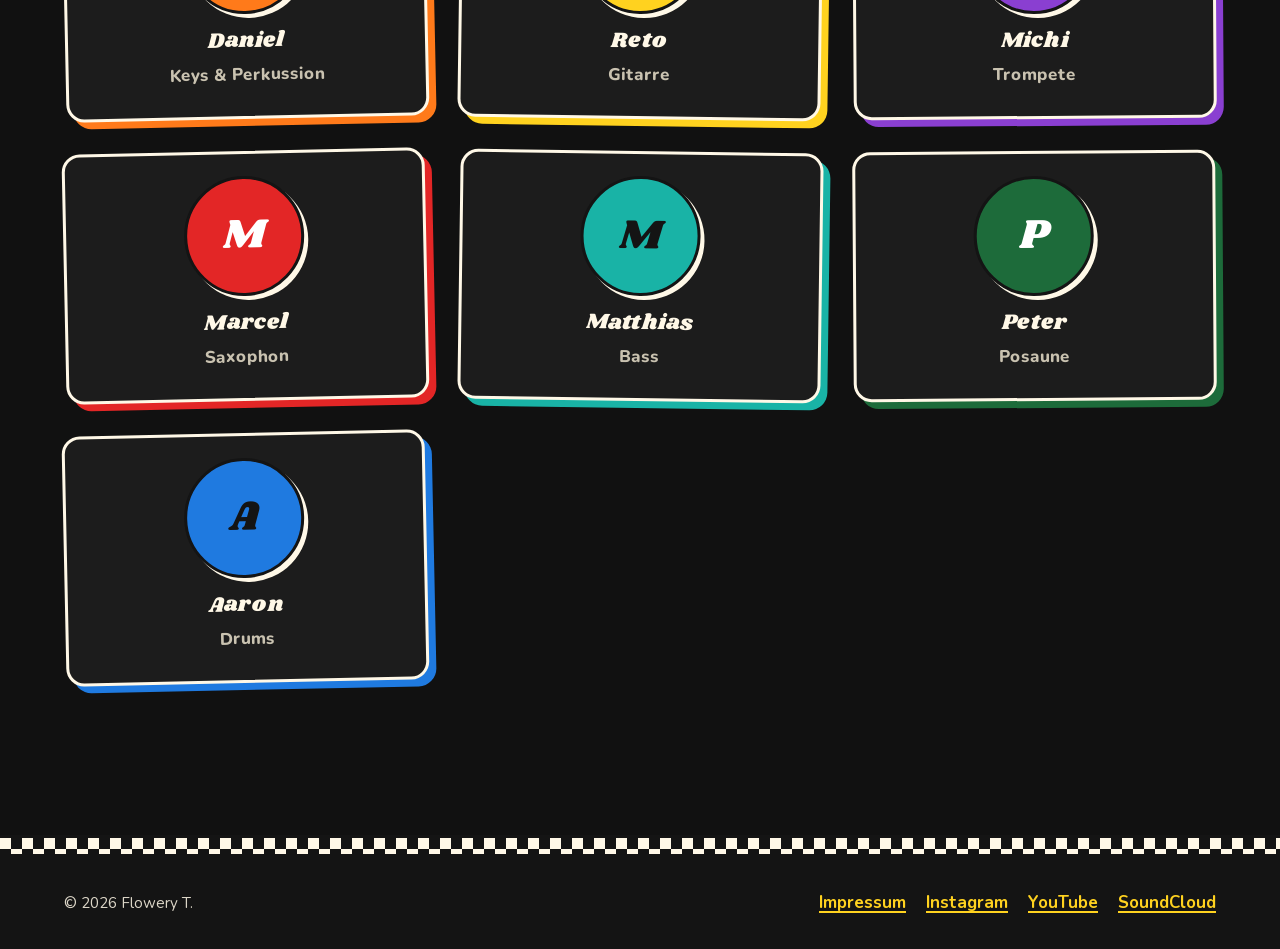
<file: de/band.html>
<!DOCTYPE html>
<html lang="de">
<head>
  <meta charset="utf-8">
  <meta name="viewport" content="width=device-width, initial-scale=1">
  <title>Band – Flowery T.</title>
  <meta name="description" content="Wer steckt hinter Flowery T.? Unsere Geschichte, unsere Idee und die Bandmitglieder.">
  <meta name="color-scheme" content="dark">
  <meta name="theme-color" content="#111111">
  <link rel="alternate" hreflang="de" href="../de/band.html">
  <!-- TODO Add English language -->
  <!-- <link rel="alternate" hreflang="en" href="../en/band.html"> -->
  <link rel="alternate" hreflang="x-default" href="../de/band.html">
  <link rel="icon" href="../assets/img/flower-yellow.svg" type="image/svg+xml">
  <link rel="preload" href="../assets/fonts/shrikhand-latin.woff2" as="font" type="font/woff2" crossorigin>
  <link rel="stylesheet" href="../assets/css/style.css">
  <meta property="og:title" content="Band – Flowery T.">
  <meta property="og:description" content="Wer steckt hinter Flowery T.? Unsere Geschichte, unsere Idee und die Bandmitglieder.">
  <meta property="og:image" content="../assets/img/logo.webp">
</head>
<body>
  <a class="skip-link" href="#content">Zum Inhalt springen</a>

  <header class="site-header">
    <div class="wrap header-inner">
      <a class="brand" href="index.html">
        <img src="../assets/img/logo-sm.webp" width="420" height="293" alt="Flowery T. – zur Startseite">
      </a>
      <nav class="main-nav" aria-label="Hauptnavigation">
        <ul>
          <li><a class="accent-pink" href="index.html">Start</a></li>
          <li><a class="accent-yellow" href="band.html" aria-current="page">Band</a></li>
          <li><a class="accent-purple" href="music.html">Musik</a></li>
          <li><a class="accent-teal" href="gigs.html">Gigs</a></li>
          <li><a class="accent-orange" href="gallery.html">Galerie</a></li>
          <li><a class="accent-blue" href="contact.html">Kontakt</a></li>
        </ul>
      </nav>
      <nav class="lang-switch" aria-label="Sprache wählen">
        <a href="band.html" hreflang="de" lang="de" aria-current="true">DE</a>
        <!-- TODO Add English language -->
        <!-- <a href="../en/band.html" hreflang="en" lang="en">EN</a> -->
      </nav>
    </div>
    <div class="checker" aria-hidden="true"></div>
  </header>

  <main id="content">
    <section class="page-hero">
      <img class="deco" src="../assets/img/flower-yellow.svg" alt="" width="64" height="64">
      <img class="deco" src="../assets/img/flower-pink.svg" alt="" width="64" height="64">
      <img class="deco" src="../assets/img/flower-purple.svg" alt="" width="64" height="64">
      <div class="wrap">
        <h1>Wer wir sind</h1>
        <p>Sieben Leute, drei Stile, ein Ziel: gute Laune mit Offbeat.</p>
      </div>
    </section>

    <section class="section" aria-labelledby="story-title">
      <div class="wrap intro">
        <div>
          <h2 id="story-title">Unsere Geschichte</h2>
          <!-- PLACEHOLDER -->
          <p>Flowery T. entstand, als ein paar Freundinnen und Freunde nach einer Jam-Session feststellten, dass ihnen zwischen Ska, Funk und Reggae keine Schublade passt. Also haben wir einfach alle drei aufgemacht.</p>
          <p>Seither spielen wir eigene Songs und ausgewählte Covers: mit knackigen Bläsern, einer frechen Orgel und einer Rhythmusgruppe, die niemanden stillstehen lässt.</p>
          <p>Der Name? Blumen stehen für bunte Vielfalt und gute Stimmung. Und das T.? Das verraten wir euch nach dem dritten Konzertbesuch.</p>
        </div>
        <figure class="intro-figure card accent-purple">
          <!-- PLACEHOLDER: band photo -->
          <img src="../assets/img/gallery/band-01.webp" width="1200" height="800" alt="Platzhalter für ein Bandfoto">
        </figure>
      </div>
    </section>

    <section class="section" aria-labelledby="idea-title">
      <div class="wrap">
        <h2 id="idea-title" class="flower-title"><img src="../assets/img/flower-teal.svg" alt="" width="36" height="36"> Die Idee</h2>
        <div class="grid pillars">
          <article class="card accent-pink">
            <h3>Ska</h3>
            <p>Der Offbeat ist unser Herzschlag. Schnell, tanzbar und mit einem Augenzwinkern, ganz im Geist der 2-Tone-Ära.</p>
          </article>
          <article class="card accent-yellow">
            <h3>Funk</h3>
            <p>Tight gespielte Grooves, schmatzender Bass und Bläser-Hits, die sitzen. Hier wird’s schweisstreibend.</p>
          </article>
          <article class="card accent-green">
            <h3>Reggae</h3>
            <p>Zwischendurch wird’s entspannt: warme Orgel, tiefe Basslinien und Texte über das, was uns wichtig ist.</p>
          </article>
        </div>
      </div>
    </section>

    <section class="section" aria-labelledby="members-title">
      <div class="wrap">
        <h2 id="members-title" class="flower-title"><img src="../assets/img/flower-orange.svg" alt="" width="36" height="36"> Die Band</h2>
        <div class="grid">
          <article class="card member accent-orange">
            <div class="avatar" aria-hidden="true">D</div>
            <h3>Daniel</h3>
            <p class="role">Keys & Perkussion</p>
          </article>
          <article class="card member accent-yellow">
            <div class="avatar" aria-hidden="true">R</div>
            <h3>Reto</h3>
            <p class="role">Gitarre</p>
          </article>
          <article class="card member accent-purple">
            <div class="avatar" aria-hidden="true">M</div>
            <h3>Michi</h3>
            <p class="role">Trompete</p>
          </article>
          <article class="card member accent-red">
            <div class="avatar" aria-hidden="true">M</div>
            <h3>Marcel</h3>
            <p class="role">Saxophon</p>
          </article>
          <article class="card member accent-teal">
            <div class="avatar" aria-hidden="true">M</div>
            <h3>Matthias</h3>
            <p class="role">Bass</p>
          </article>
          <article class="card member accent-green">
            <div class="avatar" aria-hidden="true">P</div>
            <h3>Peter</h3>
            <p class="role">Posaune</p>
          </article>
          <article class="card member accent-blue">
            <div class="avatar" aria-hidden="true">A</div>
            <h3>Aaron</h3>
            <p class="role">Drums</p>
          </article>
        </div>
      </div>
    </section>
  </main>

  <footer class="site-footer">
    <div class="checker" aria-hidden="true"></div>
    <div class="wrap footer-inner">
      <small>© 2026 Flowery T.</small>
      <ul>
        <li><a href="contact.html#imprint">Impressum</a></li>
        <li><a href="https://www.instagram.com/flowery.t.band/" rel="noopener">Instagram</a></li>
        <li><a href="https://www.youtube.com/@Flowery_T_Band" rel="noopener">YouTube</a></li>
        <li><a href="https://soundcloud.com/flowery-t/" rel="noopener">SoundCloud</a></li>
      </ul>
    </div>
  </footer>
</body>
</html>
</file>
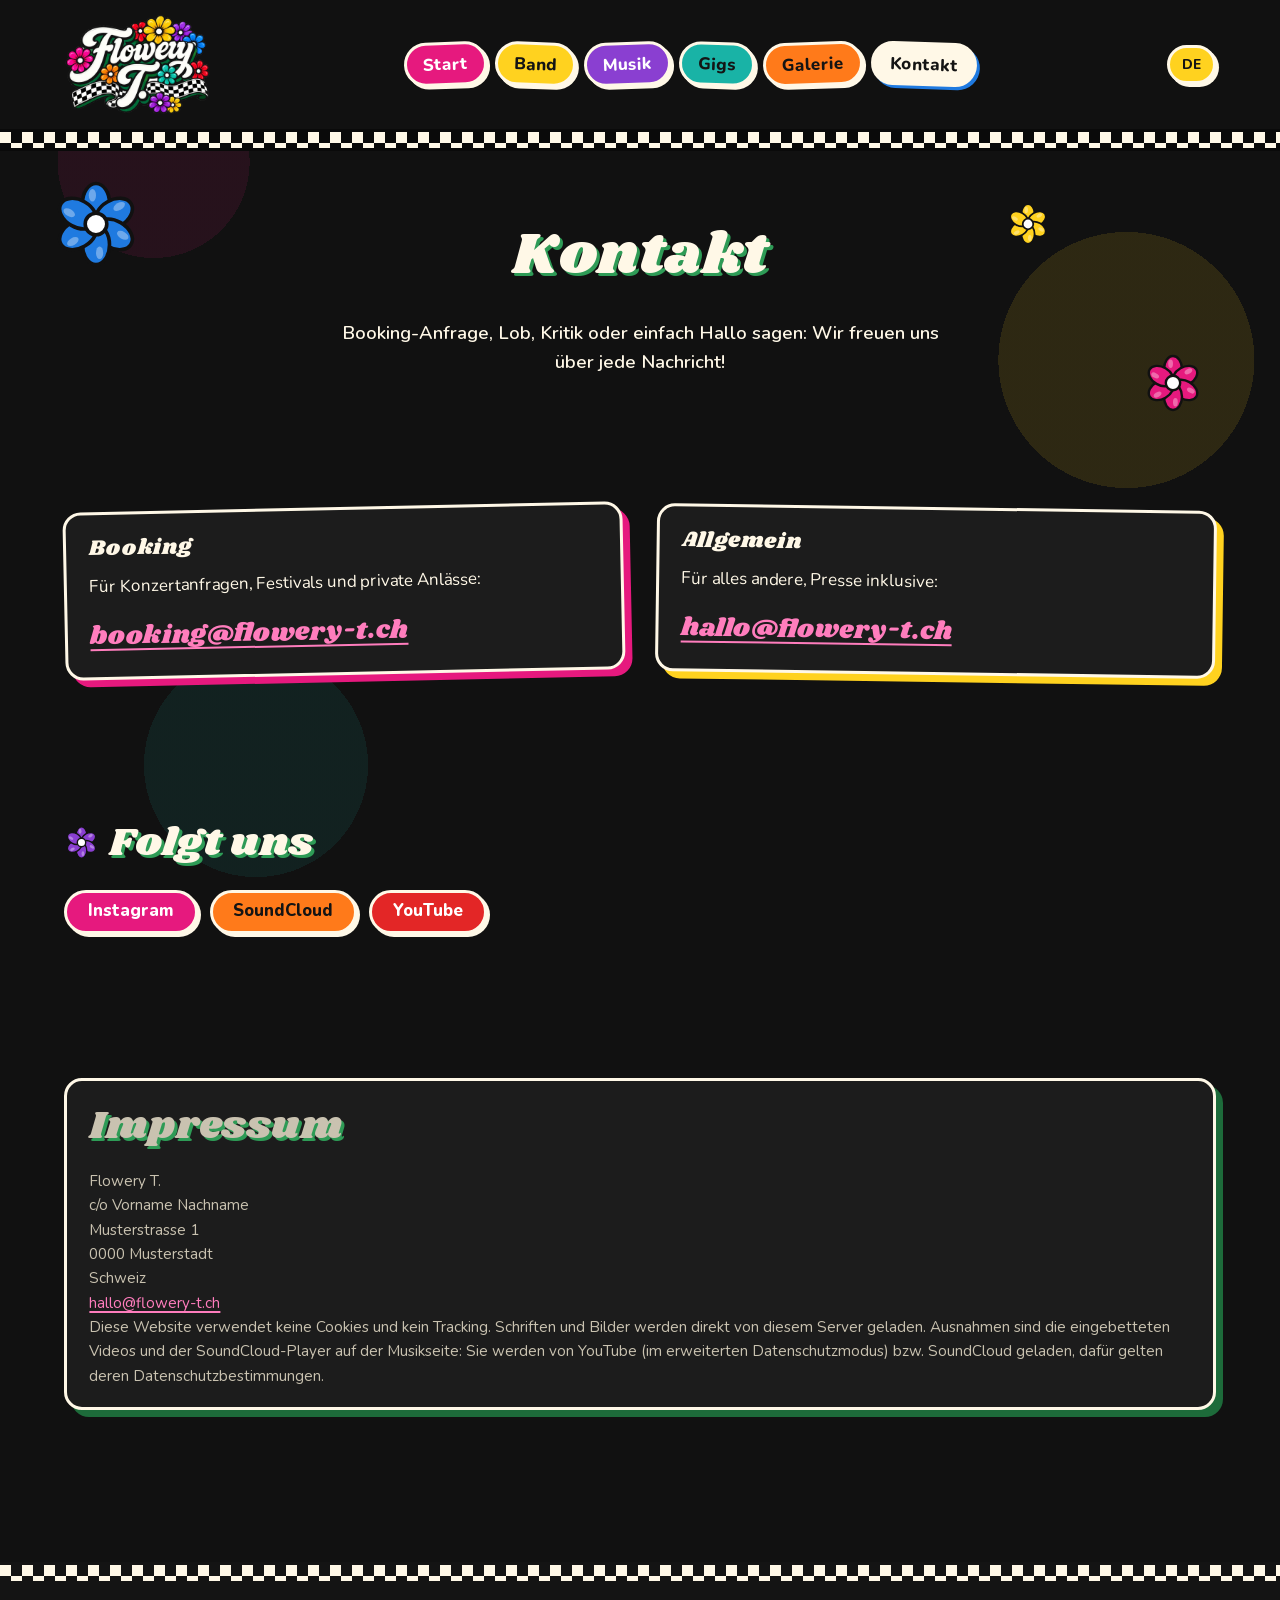
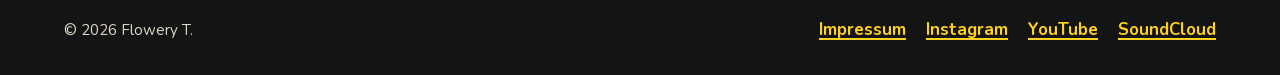
<file: de/contact.html>
<!DOCTYPE html>
<html lang="de">
<head>
  <meta charset="utf-8">
  <meta name="viewport" content="width=device-width, initial-scale=1">
  <title>Kontakt – Flowery T.</title>
  <meta name="description" content="Kontakt und Booking für Flowery T.">
  <meta name="color-scheme" content="dark">
  <meta name="theme-color" content="#111111">
  <link rel="alternate" hreflang="de" href="../de/contact.html">
  <!-- TODO Add English language -->
  <!-- <link rel="alternate" hreflang="en" href="../en/contact.html"> -->
  <link rel="alternate" hreflang="x-default" href="../de/contact.html">
  <link rel="icon" href="../assets/img/flower-yellow.svg" type="image/svg+xml">
  <link rel="preload" href="../assets/fonts/shrikhand-latin.woff2" as="font" type="font/woff2" crossorigin>
  <link rel="stylesheet" href="../assets/css/style.css">
  <meta property="og:title" content="Kontakt – Flowery T.">
  <meta property="og:description" content="Kontakt und Booking für Flowery T.">
  <meta property="og:image" content="../assets/img/logo.webp">
</head>
<body>
  <a class="skip-link" href="#content">Zum Inhalt springen</a>

  <header class="site-header">
    <div class="wrap header-inner">
      <a class="brand" href="index.html">
        <img src="../assets/img/logo-sm.webp" width="420" height="293" alt="Flowery T. – zur Startseite">
      </a>
      <nav class="main-nav" aria-label="Hauptnavigation">
        <ul>
          <li><a class="accent-pink" href="index.html">Start</a></li>
          <li><a class="accent-yellow" href="band.html">Band</a></li>
          <li><a class="accent-purple" href="music.html">Musik</a></li>
          <li><a class="accent-teal" href="gigs.html">Gigs</a></li>
          <li><a class="accent-orange" href="gallery.html">Galerie</a></li>
          <li><a class="accent-blue" href="contact.html" aria-current="page">Kontakt</a></li>
        </ul>
      </nav>
      <nav class="lang-switch" aria-label="Sprache wählen">
        <a href="contact.html" hreflang="de" lang="de" aria-current="true">DE</a>
        <!-- TODO Add English language -->
        <!-- <a href="../en/contact.html" hreflang="en" lang="en">EN</a> -->
      </nav>
    </div>
    <div class="checker" aria-hidden="true"></div>
  </header>

  <main id="content">
    <section class="page-hero">
      <img class="deco" src="../assets/img/flower-blue.svg" alt="" width="64" height="64">
      <img class="deco" src="../assets/img/flower-pink.svg" alt="" width="64" height="64">
      <img class="deco" src="../assets/img/flower-yellow.svg" alt="" width="64" height="64">
      <div class="wrap">
        <h1>Kontakt</h1>
        <p>Booking-Anfrage, Lob, Kritik oder einfach Hallo sagen: Wir freuen uns über jede Nachricht!</p>
      </div>
    </section>

    <section class="section" aria-label="Kontaktmöglichkeiten">
      <div class="wrap">
        <!-- PLACEHOLDER: adjust email addresses and phone number -->
        <div class="grid">
          <article class="card contact-card accent-pink">
            <h2 class="h3">Booking</h2>
            <p>Für Konzertanfragen, Festivals und private Anlässe:</p>
            <p><a class="big" href="mailto:booking@flowery-t.ch?subject=Booking-Anfrage">booking@flowery-t.ch</a></p>
          </article>
          <article class="card contact-card accent-yellow">
            <h2 class="h3">Allgemein</h2>
            <p>Für alles andere, Presse inklusive:</p>
            <p><a class="big" href="mailto:hallo@flowery-t.ch">hallo@flowery-t.ch</a></p>
          </article>
        </div>
      </div>
    </section>

    <section class="section" aria-labelledby="social-title">
      <div class="wrap">
        <h2 id="social-title" class="flower-title"><img src="../assets/img/flower-purple.svg" alt="" width="36" height="36"> Folgt uns</h2>
        <!-- PLACEHOLDER: links to your profiles -->
        <ul class="socials">
          <li><a class="btn accent-pink" href="https://www.instagram.com/flowery.t.band/" rel="noopener">Instagram</a></li>
          <li><a class="btn accent-orange" href="https://soundcloud.com/flowery-t/" rel="noopener">SoundCloud</a></li>
          <li><a class="btn accent-red" href="https://www.youtube.com/@Flowery_T_Band" rel="noopener">YouTube</a></li>
        </ul>
      </div>
    </section>

    <section class="section" id="imprint" aria-labelledby="imprint-title">
      <div class="wrap">
        <div class="card imprint accent-green">
          <h2 id="imprint-title">Impressum</h2>
          <address>
            Flowery T.<br>
            c/o Vorname Nachname<br>
            Musterstrasse 1<br>
            0000 Musterstadt<br>
            Schweiz<br>
            <a href="mailto:hallo@flowery-t.ch">hallo@flowery-t.ch</a>
          </address>
          <p>Diese Website verwendet keine Cookies und kein Tracking. Schriften und Bilder werden direkt von diesem Server geladen. Ausnahmen sind die eingebetteten Videos und der SoundCloud-Player auf der Musikseite: Sie werden von YouTube (im erweiterten Datenschutzmodus) bzw. SoundCloud geladen, dafür gelten deren Datenschutzbestimmungen.</p>
        </div>
      </div>
    </section>
  </main>

  <footer class="site-footer">
    <div class="checker" aria-hidden="true"></div>
    <div class="wrap footer-inner">
      <small>© 2026 Flowery T.</small>
      <ul>
        <li><a href="contact.html#imprint">Impressum</a></li>
        <li><a href="https://www.instagram.com/flowery.t.band/" rel="noopener">Instagram</a></li>
        <li><a href="https://www.youtube.com/@Flowery_T_Band" rel="noopener">YouTube</a></li>
        <li><a href="https://soundcloud.com/flowery-t/" rel="noopener">SoundCloud</a></li>
      </ul>
    </div>
  </footer>
</body>
</html>
</file>
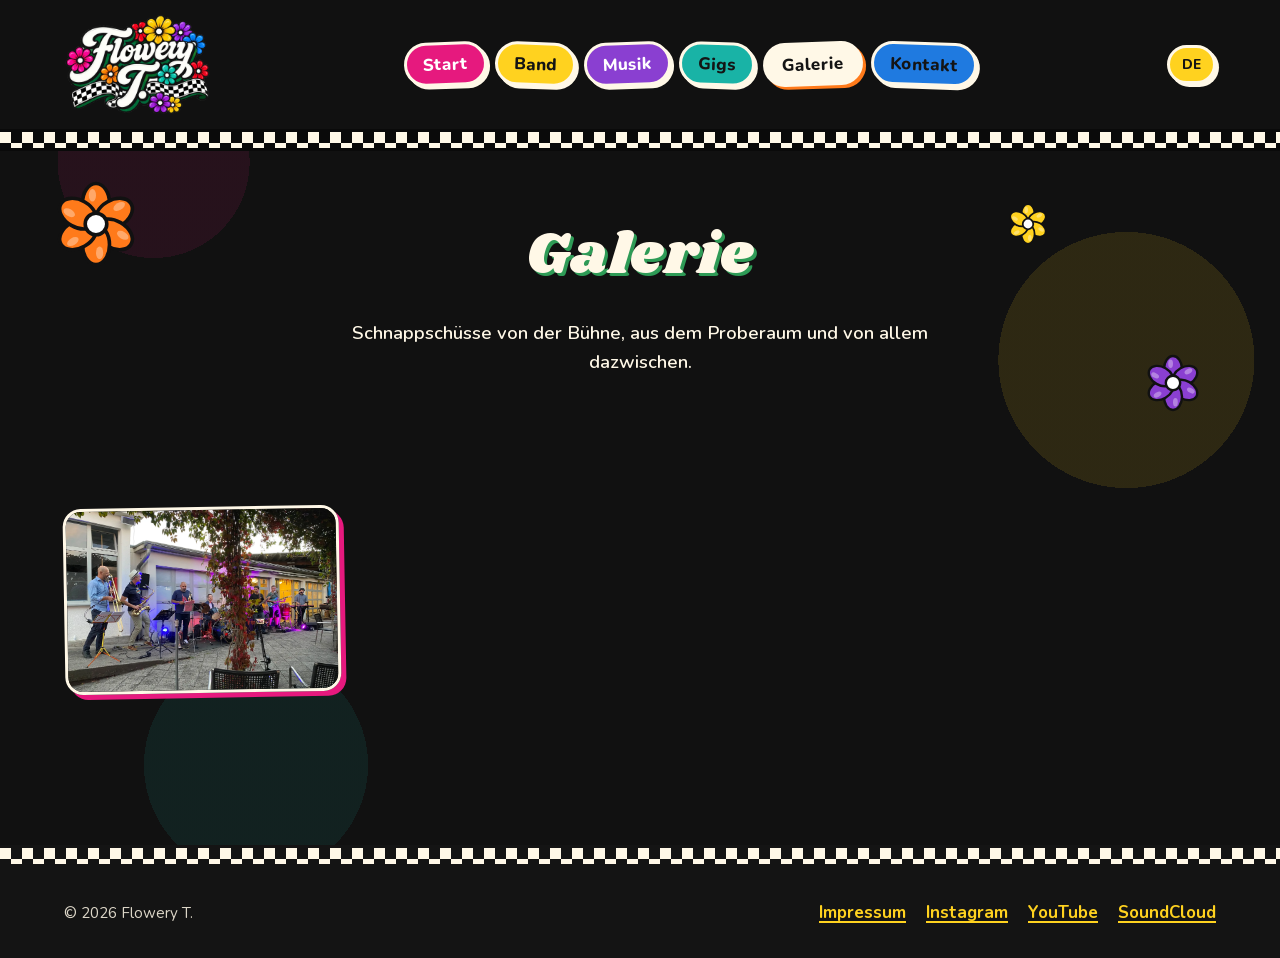
<file: de/gallery.html>
<!DOCTYPE html>
<html lang="de">
<head>
  <meta charset="utf-8">
  <meta name="viewport" content="width=device-width, initial-scale=1">
  <title>Galerie – Flowery T.</title>
  <meta name="description" content="Fotos von Flowery T. auf und hinter der Bühne.">
  <meta name="color-scheme" content="dark">
  <meta name="theme-color" content="#111111">
  <link rel="alternate" hreflang="de" href="../de/gallery.html">
  <!-- TODO Add English language -->
  <!-- <link rel="alternate" hreflang="en" href="../en/gallery.html"> -->
  <link rel="alternate" hreflang="x-default" href="../de/gallery.html">
  <link rel="icon" href="../assets/img/flower-yellow.svg" type="image/svg+xml">
  <link rel="preload" href="../assets/fonts/shrikhand-latin.woff2" as="font" type="font/woff2" crossorigin>
  <link rel="stylesheet" href="../assets/css/style.css">
  <meta property="og:title" content="Galerie – Flowery T.">
  <meta property="og:description" content="Fotos von Flowery T. auf und hinter der Bühne.">
  <meta property="og:image" content="../assets/img/logo.webp">
</head>
<body>
  <a class="skip-link" href="#content">Zum Inhalt springen</a>

  <header class="site-header">
    <div class="wrap header-inner">
      <a class="brand" href="index.html">
        <img src="../assets/img/logo-sm.webp" width="420" height="293" alt="Flowery T. – zur Startseite">
      </a>
      <nav class="main-nav" aria-label="Hauptnavigation">
        <ul>
          <li><a class="accent-pink" href="index.html">Start</a></li>
          <li><a class="accent-yellow" href="band.html">Band</a></li>
          <li><a class="accent-purple" href="music.html">Musik</a></li>
          <li><a class="accent-teal" href="gigs.html">Gigs</a></li>
          <li><a class="accent-orange" href="gallery.html" aria-current="page">Galerie</a></li>
          <li><a class="accent-blue" href="contact.html">Kontakt</a></li>
        </ul>
      </nav>
      <nav class="lang-switch" aria-label="Sprache wählen">
        <a href="gallery.html" hreflang="de" lang="de" aria-current="true">DE</a>
        <!-- TODO Add English language -->
        <!-- <a href="../en/gallery.html" hreflang="en" lang="en">EN</a> -->
      </nav>
    </div>
    <div class="checker" aria-hidden="true"></div>
  </header>

  <main id="content">
    <section class="page-hero">
      <img class="deco" src="../assets/img/flower-orange.svg" alt="" width="64" height="64">
      <img class="deco" src="../assets/img/flower-purple.svg" alt="" width="64" height="64">
      <img class="deco" src="../assets/img/flower-yellow.svg" alt="" width="64" height="64">
      <div class="wrap">
        <h1>Galerie</h1>
        <p>Schnappschüsse von der Bühne, aus dem Proberaum und von allem dazwischen.</p>
      </div>
    </section>

    <section class="section" aria-label="Fotos">
      <div class="wrap">
        <ul class="gallery">
          <li id="g-1">
            <a class="accent-pink" href="#photo-1"><img src="../assets/img/gallery/band-01.webp" width="1200" height="800" alt="Die ganze Band auf der Bühne" loading="lazy"></a>
          </li>
        </ul>
      </div>
    </section>

    <!-- Lightbox: pure CSS via :target. One block per photo, with the matching number. -->
    <div class="lightbox" id="photo-1" role="dialog" aria-label="Foto 1 von 9">
      <a class="btn close" href="#g-1">Schliessen ✕</a>
      <figure>
        <img src="../assets/img/gallery/band-01.webp" width="1200" height="800" alt="Die ganze Band auf der Bühne" loading="lazy">
        <figcaption>Die ganze Band auf der Bühne</figcaption>
      </figure>
<!--      <div class="lightbox-nav">-->
<!--        <a class="btn" href="#photo-0">← Zurück</a>-->
<!--        <a class="btn" href="#photo-2">Weiter →</a>-->
<!--      </div>-->
    </div>
  </main>

  <footer class="site-footer">
    <div class="checker" aria-hidden="true"></div>
    <div class="wrap footer-inner">
      <small>© 2026 Flowery T.</small>
      <ul>
        <li><a href="contact.html#imprint">Impressum</a></li>
        <li><a href="https://www.instagram.com/flowery.t.band/" rel="noopener">Instagram</a></li>
        <li><a href="https://www.youtube.com/@Flowery_T_Band" rel="noopener">YouTube</a></li>
        <li><a href="https://soundcloud.com/flowery-t/" rel="noopener">SoundCloud</a></li>
      </ul>
    </div>
  </footer>
</body>
</html>
</file>
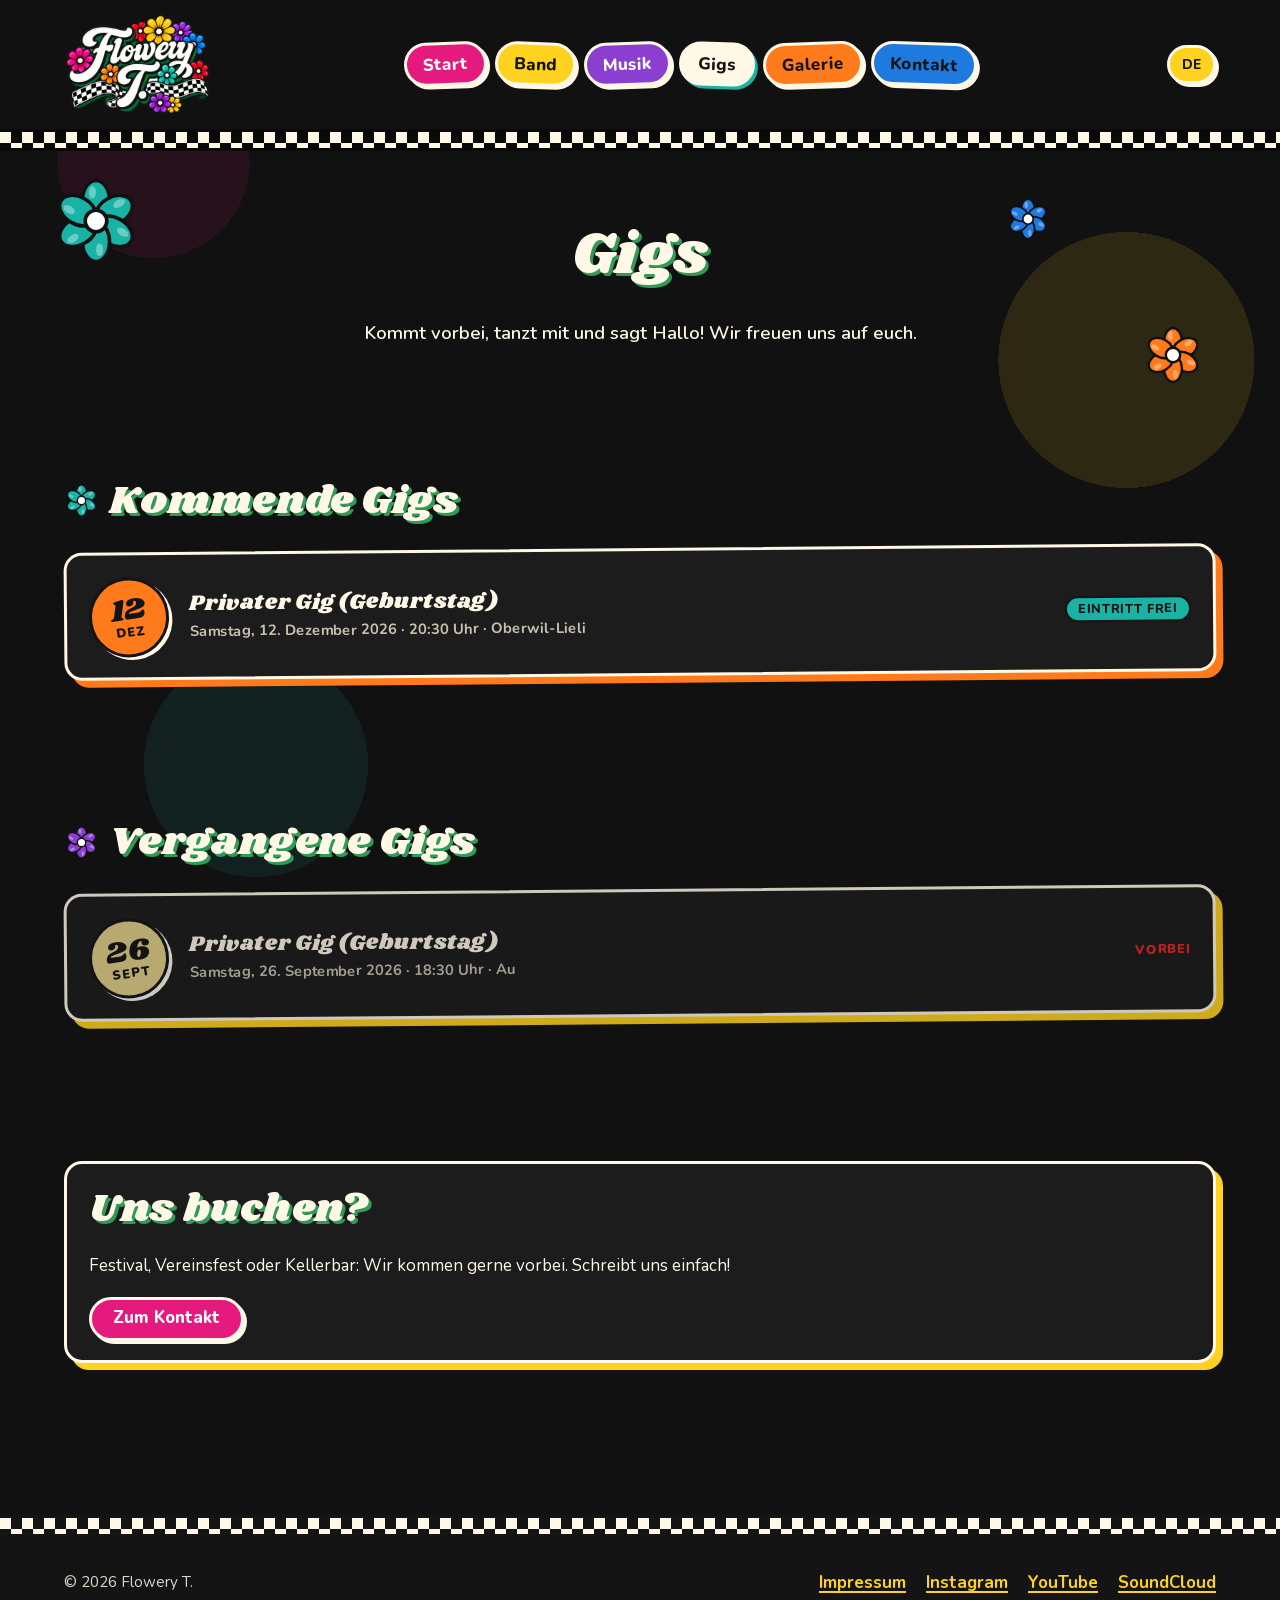
<file: de/gigs.html>
<!DOCTYPE html>
<html lang="de">
<head>
  <meta charset="utf-8">
  <meta name="viewport" content="width=device-width, initial-scale=1">
  <title>Gigs – Flowery T.</title>
  <meta name="description" content="Kommende und vergangene Konzerte von Flowery T.">
  <meta name="color-scheme" content="dark">
  <meta name="theme-color" content="#111111">
  <link rel="alternate" hreflang="de" href="../de/gigs.html">
  <!-- TODO Add English language -->
  <!-- <link rel="alternate" hreflang="en" href="../en/gigs.html"> -->
  <link rel="alternate" hreflang="x-default" href="../de/gigs.html">
  <link rel="icon" href="../assets/img/flower-yellow.svg" type="image/svg+xml">
  <link rel="preload" href="../assets/fonts/shrikhand-latin.woff2" as="font" type="font/woff2" crossorigin>
  <link rel="stylesheet" href="../assets/css/style.css">
  <meta property="og:title" content="Gigs – Flowery T.">
  <meta property="og:description" content="Kommende und vergangene Konzerte von Flowery T.">
  <meta property="og:image" content="../assets/img/logo.webp">
</head>
<body>
  <a class="skip-link" href="#content">Zum Inhalt springen</a>

  <header class="site-header">
    <div class="wrap header-inner">
      <a class="brand" href="index.html">
        <img src="../assets/img/logo-sm.webp" width="420" height="293" alt="Flowery T. – zur Startseite">
      </a>
      <nav class="main-nav" aria-label="Hauptnavigation">
        <ul>
          <li><a class="accent-pink" href="index.html">Start</a></li>
          <li><a class="accent-yellow" href="band.html">Band</a></li>
          <li><a class="accent-purple" href="music.html">Musik</a></li>
          <li><a class="accent-teal" href="gigs.html" aria-current="page">Gigs</a></li>
          <li><a class="accent-orange" href="gallery.html">Galerie</a></li>
          <li><a class="accent-blue" href="contact.html">Kontakt</a></li>
        </ul>
      </nav>
      <nav class="lang-switch" aria-label="Sprache wählen">
        <a href="gigs.html" hreflang="de" lang="de" aria-current="true">DE</a>
        <!-- TODO Add English language -->
        <!-- <a href="../en/gigs.html" hreflang="en" lang="en">EN</a> -->
      </nav>
    </div>
    <div class="checker" aria-hidden="true"></div>
  </header>

  <main id="content">
    <section class="page-hero">
      <img class="deco" src="../assets/img/flower-teal.svg" alt="" width="64" height="64">
      <img class="deco" src="../assets/img/flower-orange.svg" alt="" width="64" height="64">
      <img class="deco" src="../assets/img/flower-blue.svg" alt="" width="64" height="64">
      <div class="wrap">
        <h1>Gigs</h1>
        <p>Kommt vorbei, tanzt mit und sagt Hallo! Wir freuen uns auf euch.</p>
      </div>
    </section>

    <section class="section" aria-labelledby="upcoming-title">
      <div class="wrap">
        <h2 id="upcoming-title" class="flower-title"><img src="../assets/img/flower-teal.svg" alt="" width="36" height="36"> Kommende Gigs</h2>
        <!-- PLACEHOLDER: list gigs chronologically; move past gigs to the list below -->
        <ol class="gig-list">
          <li class="card gig accent-orange">
            <p class="date-badge"><time datetime="2026-12-12"><span class="day">12</span> <span class="month">Dez</span></time></p>
            <div>
              <h3>Privater Gig (Geburtstag)</h3>
              <p class="meta">Samstag, 12. Dezember 2026 · 20:30 Uhr · Oberwil-Lieli</p>
            </div>
            <span class="tag accent-teal">Eintritt frei</span>
<!--            <a class="btn accent-yellow" href="https://example.com/tickets" rel="noopener">Tickets</a>-->
<!--            <span class="tag accent-yellow">In Planung</span>-->

        </ol>
      </div>
    </section>

    <section class="section" aria-labelledby="past-title">
      <div class="wrap">
        <h2 id="past-title" class="flower-title"><img src="../assets/img/flower-purple.svg" alt="" width="36" height="36">
          Vergangene Gigs
        </h2>
        <ol class="gig-list" reversed>
          <li class="card gig accent-yellow past">
            <p class="date-badge"><time datetime="2026-09-26"><span class="day">26</span> <span class="month">Sept</span></time></p>
            <div>
              <h3>Privater Gig (Geburtstag)</h3>
              <p class="meta">Samstag, 26. September 2026 · 18:30 Uhr · Au</p>
            </div>
            <span class="status">Vorbei</span>
          </li>
        </ol>
      </div>
    </section>

    <section class="section" aria-labelledby="booking-title">
      <div class="wrap">
        <div class="card accent-yellow">
          <h2 id="booking-title">Uns buchen?</h2>
          <p>Festival, Vereinsfest oder Kellerbar: Wir kommen gerne vorbei. Schreibt uns einfach!</p>
          <a class="btn accent-pink" href="contact.html">Zum Kontakt</a>
        </div>
      </div>
    </section>
  </main>

  <footer class="site-footer">
    <div class="checker" aria-hidden="true"></div>
    <div class="wrap footer-inner">
      <small>© 2026 Flowery T.</small>
      <ul>
        <li><a href="contact.html#imprint">Impressum</a></li>
        <li><a href="https://www.instagram.com/flowery.t.band/" rel="noopener">Instagram</a></li>
        <li><a href="https://www.youtube.com/@Flowery_T_Band" rel="noopener">YouTube</a></li>
        <li><a href="https://soundcloud.com/flowery-t/" rel="noopener">SoundCloud</a></li>
      </ul>
    </div>
  </footer>
</body>
</html>
</file>
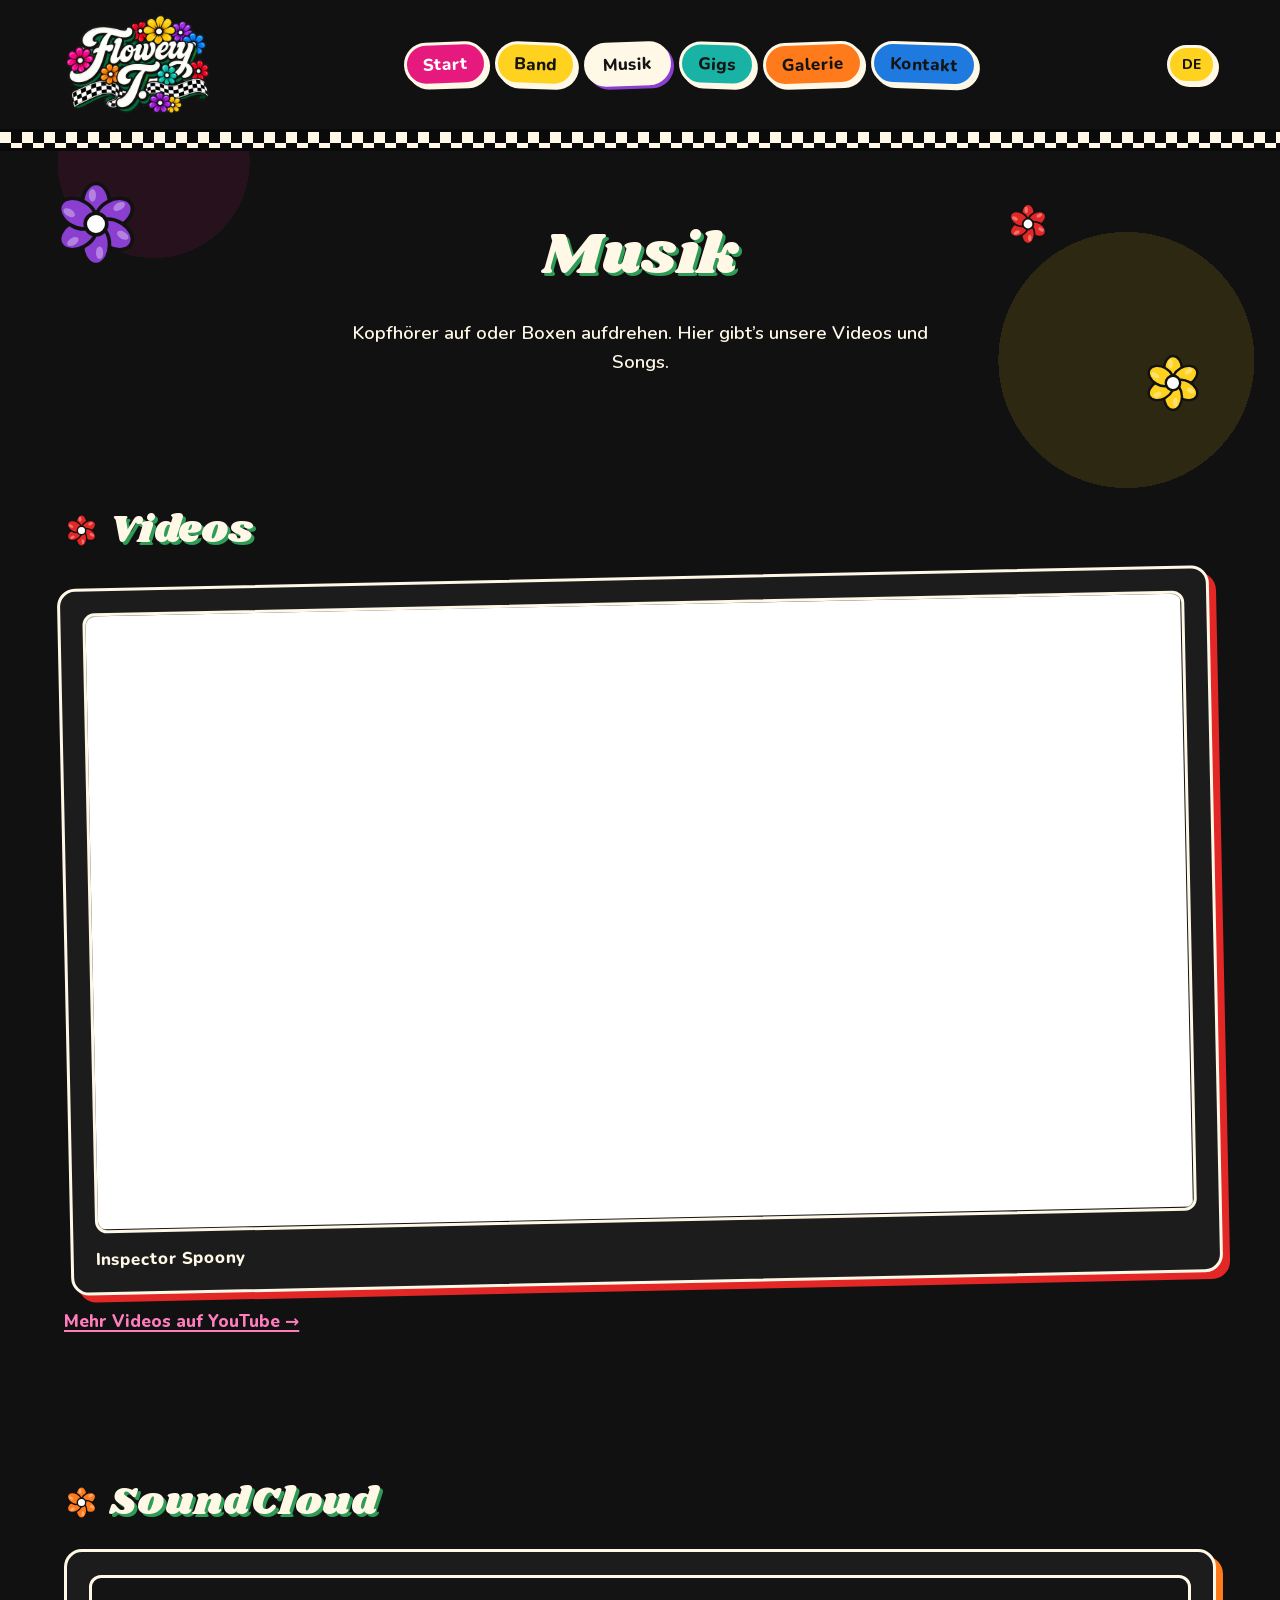
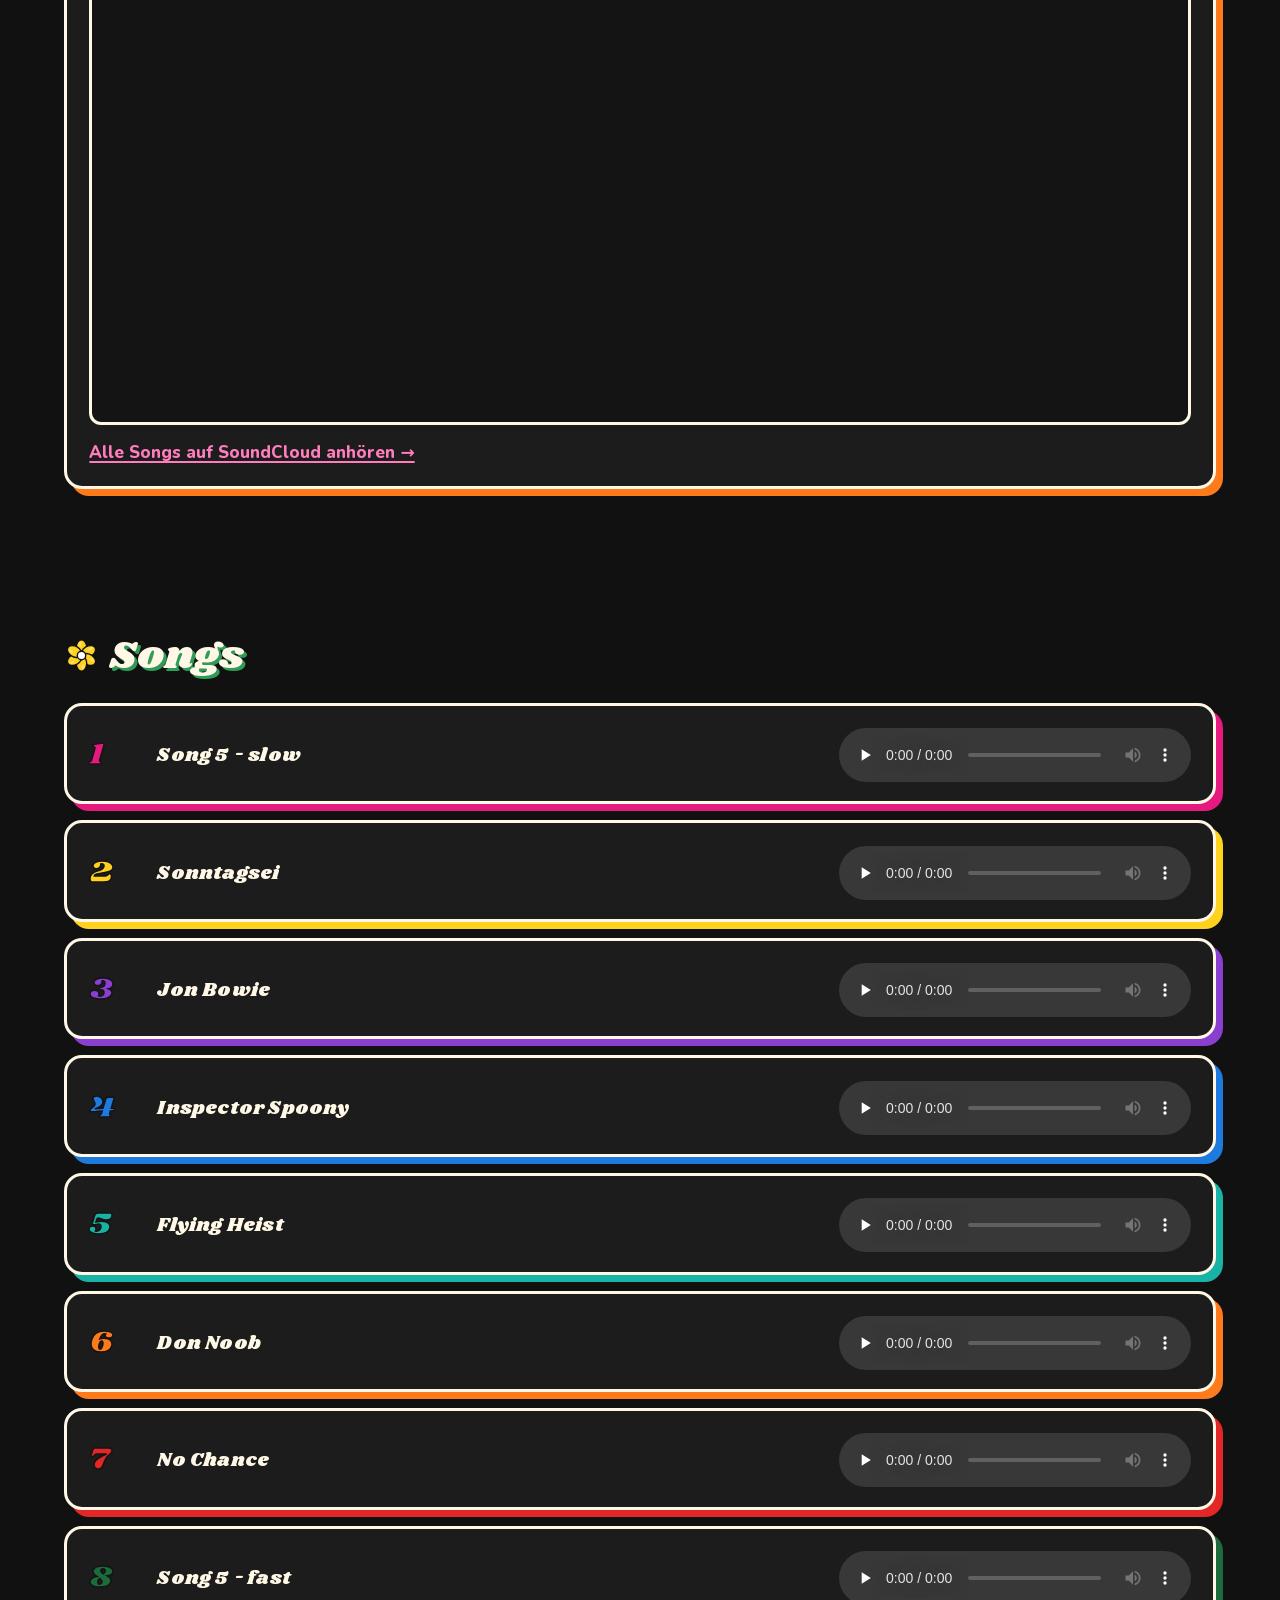
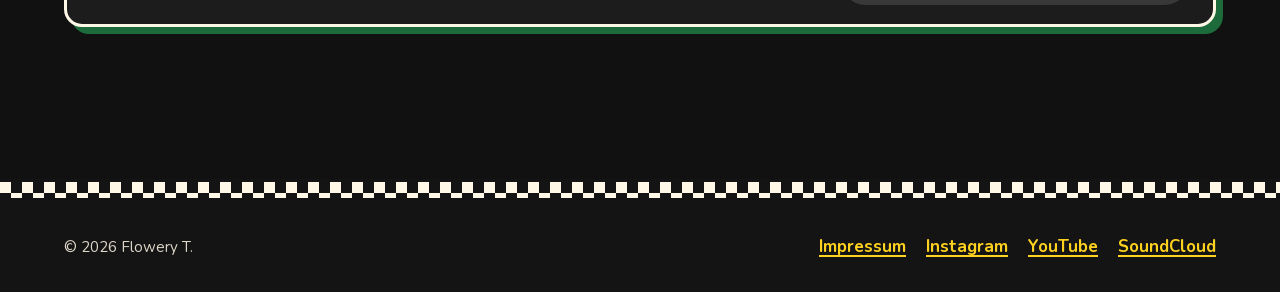
<file: de/music.html>
<!DOCTYPE html>
<html lang="de">
<head>
  <meta charset="utf-8">
  <meta name="viewport" content="width=device-width, initial-scale=1">
  <title>Musik – Flowery T.</title>
  <meta name="description" content="Videos und Songs von Flowery T. zum Reinhören, auch auf YouTube und SoundCloud.">
  <meta name="color-scheme" content="dark">
  <meta name="theme-color" content="#111111">
  <link rel="alternate" hreflang="de" href="../de/music.html">
  <!-- TODO Add English language -->
  <!-- <link rel="alternate" hreflang="en" href="../en/music.html"> -->
  <link rel="alternate" hreflang="x-default" href="../de/music.html">
  <link rel="icon" href="../assets/img/flower-yellow.svg" type="image/svg+xml">
  <link rel="preload" href="../assets/fonts/shrikhand-latin.woff2" as="font" type="font/woff2" crossorigin>
  <link rel="stylesheet" href="../assets/css/style.css">
  <meta property="og:title" content="Musik – Flowery T.">
  <meta property="og:description" content="Videos und Songs von Flowery T. zum Reinhören, auch auf YouTube und SoundCloud.">
  <meta property="og:image" content="../assets/img/logo.webp">
</head>
<body>
  <a class="skip-link" href="#content">Zum Inhalt springen</a>

  <header class="site-header">
    <div class="wrap header-inner">
      <a class="brand" href="index.html">
        <img src="../assets/img/logo-sm.webp" width="420" height="293" alt="Flowery T. – zur Startseite">
      </a>
      <nav class="main-nav" aria-label="Hauptnavigation">
        <ul>
          <li><a class="accent-pink" href="index.html">Start</a></li>
          <li><a class="accent-yellow" href="band.html">Band</a></li>
          <li><a class="accent-purple" href="music.html" aria-current="page">Musik</a></li>
          <li><a class="accent-teal" href="gigs.html">Gigs</a></li>
          <li><a class="accent-orange" href="gallery.html">Galerie</a></li>
          <li><a class="accent-blue" href="contact.html">Kontakt</a></li>
        </ul>
      </nav>
      <nav class="lang-switch" aria-label="Sprache wählen">
        <a href="music.html" hreflang="de" lang="de" aria-current="true">DE</a>
        <!-- TODO Add English language -->
        <!-- <a href="../en/music.html" hreflang="en" lang="en">EN</a> -->
      </nav>
    </div>
    <div class="checker" aria-hidden="true"></div>
  </header>

  <main id="content">
    <section class="page-hero">
      <img class="deco" src="../assets/img/flower-purple.svg" alt="" width="64" height="64">
      <img class="deco" src="../assets/img/flower-yellow.svg" alt="" width="64" height="64">
      <img class="deco" src="../assets/img/flower-red.svg" alt="" width="64" height="64">
      <div class="wrap">
        <h1>Musik</h1>
        <p>Kopfhörer auf oder Boxen aufdrehen. Hier gibt’s unsere Videos und Songs.</p>
      </div>
    </section>

    <section class="section" aria-labelledby="videos-title">
      <div class="wrap">
        <h2 id="videos-title" class="flower-title"><img src="../assets/img/flower-red.svg" alt="" width="36" height="36"> Videos</h2>
        <div class="grid">
          <figure class="card video accent-red">
            <div class="frame">
              <iframe src="https://www.youtube-nocookie.com/embed/yJfFl1-dOa8" title="Flowery T. – Inspector Spoony" loading="lazy"
                allow="accelerometer; clipboard-write; encrypted-media; gyroscope; picture-in-picture; web-share"
                referrerpolicy="strict-origin-when-cross-origin" allowfullscreen></iframe>
            </div>
            <figcaption>Inspector Spoony</figcaption>
          </figure>
        </div>
        <p class="more-link"><a href="https://www.youtube.com/@Flowery_T_Band" rel="noopener">Mehr Videos auf YouTube →</a></p>
      </div>
    </section>

    <section class="section" aria-labelledby="soundcloud-title">
      <div class="wrap">
        <h2 id="soundcloud-title" class="flower-title"><img src="../assets/img/flower-orange.svg" alt="" width="36" height="36"> SoundCloud</h2>
        <div class="card soundcloud accent-orange">
          <iframe title="Flowery T. auf SoundCloud" loading="lazy"
            src="https://w.soundcloud.com/player/?url=https%3A//soundcloud.com/flowery-t&amp;color=%23ff7a1a&amp;auto_play=false&amp;hide_related=true&amp;show_comments=false&amp;show_user=true&amp;show_reposts=false&amp;visual=true"></iframe>
          <p><a href="https://soundcloud.com/flowery-t/" rel="noopener">Alle Songs auf SoundCloud anhören →</a></p>
        </div>
      </div>
    </section>

    <section class="section" aria-labelledby="audio-title">
      <div class="wrap">
        <h2 id="audio-title" class="flower-title"><img src="../assets/img/flower-yellow.svg" alt="" width="36" height="36"> Songs</h2>
        <ol class="tracklist">
          <li class="card track accent-pink">
            <span class="no" aria-hidden="true">1</span>
            <h3>Song 5 - slow</h3>
            <audio controls preload="none" src="../assets/audio/Song%205%20-%20slow.mp3" aria-label="Song 5 - slow abspielen">
              <a href="../assets/audio/Song%205%20-%20slow.mp3">Song 5 - slow herunterladen</a>
            </audio>
          </li>
          <li class="card track accent-yellow">
            <span class="no" aria-hidden="true">2</span>
            <h3>Sonntagsei</h3>
            <audio controls preload="none" src="../assets/audio/Sonntagsei.mp3" aria-label="Sonntagsei abspielen">
              <a href="../assets/audio/Sonntagsei.mp3">Sonntagsei herunterladen</a>
            </audio>
          </li>
          <li class="card track accent-purple">
            <span class="no" aria-hidden="true">3</span>
            <h3>Jon Bowie</h3>
            <audio controls preload="none" src="../assets/audio/Jon%20Bowie.mp3" aria-label="Jon Bowie abspielen">
              <a href="../assets/audio/Jon%20Bowie.mp3">Jon Bowie herunterladen</a>
            </audio>
          </li>
          <li class="card track accent-blue">
            <span class="no" aria-hidden="true">4</span>
            <h3>Inspector Spoony</h3>
            <audio controls preload="none" src="../assets/audio/Inspector%20Spoony.mp3" aria-label="Inspector Spoony abspielen">
              <a href="../assets/audio/Inspector%20Spoony.mp3">Inspector Spoony herunterladen</a>
            </audio>
          </li>
          <li class="card track accent-teal">
            <span class="no" aria-hidden="true">5</span>
            <h3>Flying Heist</h3>
            <audio controls preload="none" src="../assets/audio/Flying%20Heist.mp3" aria-label="Flying Heist abspielen">
              <a href="../assets/audio/Flying%20Heist.mp3">Flying Heist herunterladen</a>
            </audio>
          </li>
          <li class="card track accent-orange">
            <span class="no" aria-hidden="true">6</span>
            <h3>Don Noob</h3>
            <audio controls preload="none" src="../assets/audio/Don%20Noob.mp3" aria-label="Don Noob abspielen">
              <a href="../assets/audio/Don%20Noob.mp3">Don Noob herunterladen</a>
            </audio>
          </li>
          <li class="card track accent-red">
            <span class="no" aria-hidden="true">7</span>
            <h3>No Chance</h3>
            <audio controls preload="none" src="../assets/audio/No%20Chance.mp3" aria-label="No Chance abspielen">
              <a href="../assets/audio/No%20Chance.mp3">No Chance herunterladen</a>
            </audio>
          </li>
          <li class="card track accent-green">
            <span class="no" aria-hidden="true">8</span>
            <h3>Song 5 - fast</h3>
            <audio controls preload="none" src="../assets/audio/Song%205%20-%20fast.mp3" aria-label="Song 5 - fast abspielen">
              <a href="../assets/audio/Song%205%20-%20fast.mp3">Song 5 - fast herunterladen</a>
            </audio>
          </li>
        </ol>
      </div>
    </section>
  </main>

  <footer class="site-footer">
    <div class="checker" aria-hidden="true"></div>
    <div class="wrap footer-inner">
      <small>© 2026 Flowery T.</small>
      <ul>
        <li><a href="contact.html#imprint">Impressum</a></li>
        <li><a href="https://www.instagram.com/flowery.t.band/" rel="noopener">Instagram</a></li>
        <li><a href="https://www.youtube.com/@Flowery_T_Band" rel="noopener">YouTube</a></li>
        <li><a href="https://soundcloud.com/flowery-t/" rel="noopener">SoundCloud</a></li>
      </ul>
    </div>
  </footer>
</body>
</html>
</file>
<file: assets/css/style.css>
/* ---------- Fonts (self-hosted, SIL Open Font License) ---------- */
@font-face {
  font-family: "Shrikhand";
  src: url("../fonts/shrikhand-latin.woff2") format("woff2");
  font-weight: 400;
  font-style: normal;
  font-display: swap;
}
@font-face {
  font-family: "Nunito";
  src: url("../fonts/nunito-latin.woff2") format("woff2");
  font-weight: 400 900;
  font-style: normal;
  font-display: swap;
}

/* ---------- Design-Tokens ---------- */
:root {
  color-scheme: dark;

  /* Flower colors from the logo */
  --pink: #e6197e;
  --yellow: #ffd21f;
  --purple: #8a3fd1;
  --blue: #1f7ae0;
  --teal: #19b3a6;
  --orange: #ff7a1a;
  --red: #e32626;
  --green: #1d6b3a;
  --ink: #141414;
  --cream: #fff8e7;

  /* Dark theme (the only theme) */
  --bg: #111111;
  --surface: #1c1c1c;
  --text: var(--cream);
  --muted: #c9c2b0;
  --line: var(--cream);
  --shadow: #2e9b56;
  --link: #ff7dbd;
  --checker-a: #0a0a0a;
  --checker-b: var(--cream);

  --accent: var(--pink);
  --radius: 18px;
  --border: 3px;
  --font-display: "Shrikhand", "Cooper Black", Georgia, serif;
  --font-body: "Nunito", system-ui, -apple-system, "Segoe UI", sans-serif;
  --wrap: 72rem;
}


/* Accent colors for cards, pills and sections */
.accent-pink   { --accent: var(--pink);   --on-accent: #fff; }
.accent-yellow { --accent: var(--yellow); --on-accent: var(--ink); }
.accent-purple { --accent: var(--purple); --on-accent: #fff; }
.accent-blue   { --accent: var(--blue);   --on-accent: var(--ink); }
.accent-teal   { --accent: var(--teal);   --on-accent: var(--ink); }
.accent-orange { --accent: var(--orange); --on-accent: var(--ink); }
.accent-red    { --accent: var(--red);    --on-accent: #fff; }
.accent-green  { --accent: var(--green);  --on-accent: #fff; }

/* ---------- Base ---------- */
*, *::before, *::after { box-sizing: border-box; }

html {
  -webkit-text-size-adjust: 100%;
}

body {
  margin: 0;
  background: var(--bg);
  color: var(--text);
  font-family: var(--font-body);
  font-size: 1.0625rem;
  line-height: 1.6;
  overflow-x: hidden;
  /* subtle flower confetti in the background */
  background-image:
    radial-gradient(circle at 12% 18%, color-mix(in srgb, var(--pink) 10%, transparent) 0 6rem, transparent 6rem),
    radial-gradient(circle at 88% 40%, color-mix(in srgb, var(--yellow) 12%, transparent) 0 8rem, transparent 8rem),
    radial-gradient(circle at 20% 85%, color-mix(in srgb, var(--teal) 10%, transparent) 0 7rem, transparent 7rem);
  background-attachment: fixed;
}

img, svg, video, iframe { max-width: 100%; }
img { height: auto; display: block; }

h1, h2, h3 {
  font-family: var(--font-display);
  font-weight: 400;
  line-height: 1.15;
  letter-spacing: 0.01em;
  margin: 0 0 0.5em;
}
h1, h2 {
  text-shadow: 3px 3px 0 var(--shadow);
}
h1 { font-size: clamp(2.2rem, 6vw, 3.6rem); }
h2 { font-size: clamp(1.7rem, 4.5vw, 2.5rem); }
h3, .h3 { font-size: 1.35rem; text-shadow: none; }

p { margin: 0 0 1em; }

a { color: var(--link); text-underline-offset: 0.2em; text-decoration-thickness: 2px; }
a:hover { text-decoration-style: wavy; }

:focus-visible {
  outline: 3px dashed var(--accent, var(--pink));
  outline-offset: 3px;
  border-radius: 6px;
}

.visually-hidden {
  position: absolute !important;
  width: 1px; height: 1px;
  overflow: hidden; clip: rect(0 0 0 0);
  white-space: nowrap;
}

.skip-link {
  position: absolute;
  left: 1rem; top: -4rem;
  z-index: 100;
  background: var(--yellow);
  color: var(--ink);
  padding: 0.5rem 1rem;
  border: var(--border) solid var(--ink);
  border-radius: 999px;
  font-weight: 800;
}
.skip-link:focus { top: 1rem; }

/* ---------- Layout ---------- */
.wrap {
  width: min(100% - 2rem, var(--wrap));
  margin-inline: auto;
}

main { display: block; padding-bottom: 3rem; }

.section { padding-block: clamp(2.5rem, 6vw, 4.5rem); position: relative; }
.section > .wrap > h2:first-child,
.section-head { margin-bottom: 1.5rem; }

.grid {
  display: grid;
  gap: clamp(1.25rem, 3vw, 2rem);
  grid-template-columns: repeat(auto-fit, minmax(min(100%, 17rem), 1fr));
}

/* Ska checkerboard */
.checker {
  height: 22px;
  background: repeating-conic-gradient(var(--checker-a) 0 25%, var(--checker-b) 0 50%) 0 0 / 22px 22px;
  border-block: var(--border) solid var(--checker-a);
}

/* ---------- Header & Navigation ---------- */
.site-header {
  position: relative;
  z-index: 10;
  background: var(--bg);
}
.header-inner {
  display: flex;
  flex-wrap: wrap;
  align-items: center;
  justify-content: space-between;
  gap: 0.75rem 1.5rem;
  padding-block: 0.75rem;
}
.brand {
  display: block;
  flex: 0 0 auto;
}
.brand img { width: 150px; }
.brand:hover { transform: rotate(-4deg) scale(1.04); }

.main-nav ul {
  list-style: none;
  margin: 0;
  padding: 0;
  display: flex;
  flex-wrap: wrap;
  gap: 0.5rem;
  justify-content: center;
}
.main-nav a, .lang-switch a, .btn {
  display: inline-flex;
  align-items: center;
  min-height: 44px;
  padding: 0.35rem 1rem;
  border: var(--border) solid var(--cream);
  border-radius: 999px;
  background: var(--accent);
  color: var(--on-accent, var(--ink));
  font-weight: 800;
  text-decoration: none;
  box-shadow: 3px 3px 0 var(--cream);
}
.main-nav li:nth-child(odd) a { transform: rotate(-2deg); }
.main-nav li:nth-child(even) a { transform: rotate(2deg); }
.main-nav li a:hover, .lang-switch a:hover, .btn:hover {
  transform: translate(-2px, -2px) rotate(0deg);
  box-shadow: 5px 5px 0 var(--cream);
}
.main-nav a[aria-current="page"] {
  background: var(--cream);
  color: var(--ink);
  box-shadow: 3px 3px 0 var(--accent);
}

.lang-switch {
  display: flex;
  gap: 0.4rem;
  margin: 0;
  padding: 0;
  list-style: none;
}
.lang-switch a {
  --accent: var(--surface);
  --on-accent: var(--text);
  padding-inline: 0.75rem;
  font-size: 0.85rem;
  min-height: 36px;
}
.lang-switch a[aria-current="true"] { --accent: var(--yellow); --on-accent: var(--ink); }

@media (max-width: 47.99rem) {
  .header-inner { justify-content: center; }
  .brand { display: none; }
  .lang-switch { order: -1; width: 100%; justify-content: flex-end; }
}

/* ---------- Buttons ---------- */
.btn { font-size: 1.05rem; padding-inline: 1.3rem; }
.btn-row { display: flex; flex-wrap: wrap; gap: 0.9rem; }

/* ---------- Cards ("stickers") ---------- */
.card {
  position: relative;
  background: var(--surface);
  border: var(--border) solid var(--line);
  border-radius: var(--radius);
  padding: 1.4rem 1.4rem 1.2rem;
  box-shadow: 7px 7px 0 var(--accent);
}
.grid > .card:nth-child(3n+1) { transform: rotate(-1.2deg); }
.grid > .card:nth-child(3n+2) { transform: rotate(0.8deg); }
.grid > .card:nth-child(3n)   { transform: rotate(-0.4deg); }
.grid > .card:hover {
  transform: rotate(0) translate(-3px, -3px);
  box-shadow: 10px 10px 0 var(--accent);
}
.card h3 { margin-bottom: 0.35em; }
.card > :last-child { margin-bottom: 0; }

.tag {
  display: inline-block;
  background: var(--accent);
  color: var(--on-accent, var(--ink));
  border: 2px solid var(--ink);
  border-radius: 999px;
  padding: 0.05rem 0.7rem;
  font-size: 0.8rem;
  font-weight: 800;
  text-transform: uppercase;
  letter-spacing: 0.05em;
}

.meta { color: var(--muted); font-size: 0.92rem; font-weight: 700; }

/* ---------- Decorative flowers ---------- */
.deco {
  position: absolute;
  width: var(--size, 64px);
  pointer-events: none;
  z-index: 0;
}

.flower-title {
  display: flex;
  align-items: center;
  gap: 0.6rem;
}
.flower-title img { width: 2.2rem; flex: none; }

/* ---------- Page header (subpages) ---------- */
.page-hero {
  position: relative;
  padding-block: clamp(2.5rem, 7vw, 4.5rem) clamp(1.5rem, 4vw, 2.5rem);
  text-align: center;
  overflow: hidden;
}
.page-hero .wrap { position: relative; z-index: 1; }
.page-hero p {
  max-width: 38rem;
  margin-inline: auto;
  font-size: 1.15rem;
  font-weight: 600;
}
.page-hero .deco:nth-of-type(1) { --size: 90px; top: 10%; left: 4%; }
.page-hero .deco:nth-of-type(2) { --size: 60px; bottom: 8%; right: 6%; }
.page-hero .deco:nth-of-type(3) { --size: 44px; top: 18%; right: 18%; }

/* ---------- Home: hero ---------- */
.hero {
  position: relative;
  text-align: center;
  padding-block: clamp(2rem, 5vw, 3.5rem) clamp(2.5rem, 6vw, 4rem);
  overflow: hidden;
}
.hero .wrap { position: relative; z-index: 1; }
.hero-logo {
  width: min(100%, 640px);
  margin: 0 auto 1rem;
  filter: drop-shadow(0 10px 18px rgb(0 0 0 / 0.25));
}
.genres {
  display: flex;
  flex-wrap: wrap;
  justify-content: center;
  gap: 0.6rem 0.9rem;
  margin: 0 0 1.2rem;
  padding: 0;
  list-style: none;
}
.genres li {
  font-family: var(--font-display);
  font-size: clamp(1.3rem, 4vw, 1.9rem);
  padding: 0.1rem 1.1rem 0.3rem;
  border: var(--border) solid var(--ink);
  border-radius: 999px;
  background: var(--accent);
  color: var(--on-accent);
  box-shadow: 4px 4px 0 var(--cream);
}
.genres li:nth-child(1) { transform: rotate(-4deg); }
.genres li:nth-child(2) { transform: rotate(2deg); }
.genres li:nth-child(3) { transform: rotate(-1deg); }
.hero .lead {
  max-width: 36rem;
  margin: 0 auto 1.6rem;
  font-size: 1.2rem;
  font-weight: 700;
}
.hero .btn-row { justify-content: center; }
.hero .deco:nth-of-type(1) { --size: 110px; top: 6%; left: -20px; }
.hero .deco:nth-of-type(2) { --size: 80px; top: 30%; right: 3%; }
.hero .deco:nth-of-type(3) { --size: 56px; bottom: 10%; left: 10%; }
.hero .deco:nth-of-type(4) { --size: 130px; bottom: 1rem; right: 3%; }
@media (max-width: 47.99rem) {
  /* pink, blue + purple flowers overlap the logo on small screens */
  .hero .deco:nth-of-type(1),
  .hero .deco:nth-of-type(2) { display: none; }
}

/* Next gig banner */
.next-gig {
  display: grid;
  gap: 1rem 1.5rem;
  align-items: center;
  grid-template-columns: auto 1fr;
}
.next-gig .btn { justify-self: start; }
@media (min-width: 48rem) {
  .next-gig { grid-template-columns: auto 1fr auto; }
  .next-gig .btn { justify-self: end; }
}
@media (max-width: 29.99rem) {
  .next-gig .btn { grid-column: 1 / -1; }
}

/* ---------- News ---------- */
.news-card .tag { margin-bottom: 0.6rem; }
.news-card time { display: block; }

/* ---------- Gigs ---------- */
.gig-list { list-style: none; margin: 0; padding: 0; display: grid; gap: 1.25rem; }
.gig {
  display: grid;
  grid-template-columns: auto 1fr;
  gap: 0.75rem 1.25rem;
  align-items: center;
}
.gig .btn { grid-column: 1 / -1; justify-self: start; }
@media (min-width: 40rem) {
  .gig { grid-template-columns: auto 1fr auto; }
  .gig .btn { grid-column: auto; justify-self: end; }
}
.gig:nth-child(odd) { transform: rotate(-0.5deg); }
.gig:nth-child(even) { transform: rotate(0.5deg); }
.gig h3 { margin: 0 0 0.15em; }
.gig p { margin: 0; }

.date-badge {
  display: grid;
  place-items: center;
  width: 5rem;
  aspect-ratio: 1;
  border: var(--border) solid var(--ink);
  border-radius: 50%;
  background: var(--accent);
  color: var(--on-accent);
  line-height: 1;
  text-align: center;
  box-shadow: 3px 3px 0 var(--cream);
  transform: rotate(-8deg);
}
.date-badge .day { font-family: var(--font-display); font-size: 1.9rem; display: block; }
.date-badge .month { font-weight: 900; font-size: 0.8rem; text-transform: uppercase; letter-spacing: 0.08em; display: block; }

.gig.past { opacity: 0.8; }
.gig.past .date-badge { filter: grayscale(0.6); }

.status {
  font-size: 0.8rem;
  font-weight: 900;
  text-transform: uppercase;
  letter-spacing: 0.06em;
  color: var(--red);
}

/* ---------- Band ---------- */
.intro {
  display: grid;
  gap: 2rem;
  align-items: center;
}
@media (min-width: 52rem) {
  .intro { grid-template-columns: 1.3fr 1fr; }
}
.intro-figure {
  margin: 0;
  transform: rotate(2deg);
}
.intro-figure img { border-radius: var(--radius); }

.member { text-align: center; }
.member .avatar {
  width: 7.5rem;
  aspect-ratio: 1;
  margin: 0 auto 0.9rem;
  display: grid;
  place-items: center;
  border: var(--border) solid var(--ink);
  border-radius: 50%;
  background: var(--accent);
  color: var(--on-accent);
  font-family: var(--font-display);
  font-size: 2.6rem;
  box-shadow: 4px 4px 0 var(--cream);
}
.member .role { font-weight: 800; color: var(--muted); margin-bottom: 0.5em; }

.pillars { counter-reset: pillar; }
.pillars .card h3::before {
  counter-increment: pillar;
  content: counter(pillar) ". ";
  color: var(--accent);
}

/* ---------- Music ---------- */
.video { margin: 0; }
.video .frame {
  aspect-ratio: 16 / 9;
  border: var(--border) solid var(--line);
  border-radius: calc(var(--radius) - 6px);
  overflow: hidden;
  background: var(--ink);
  margin-bottom: 0.8rem;
}
.video iframe { display: block; width: 100%; height: 100%; border: 0; }
.video figcaption { font-weight: 800; }
.more-link { margin: 1.5rem 0 0; font-weight: 800; }

.soundcloud iframe {
  display: block;
  width: 100%;
  height: 450px;
  border: var(--border) solid var(--line);
  border-radius: calc(var(--radius) - 6px);
  background: var(--ink);
  margin-bottom: 0.9rem;
}
.soundcloud p { margin: 0; font-weight: 800; }

.tracklist { list-style: none; margin: 0; padding: 0; display: grid; gap: 1rem; }
.track {
  display: grid;
  gap: 0.6rem 1.25rem;
  align-items: center;
}
@media (min-width: 44rem) {
  .track { grid-template-columns: 3rem 1fr minmax(16rem, 22rem); }
}
.track .no {
  font-family: var(--font-display);
  font-size: 2rem;
  color: var(--accent);
  -webkit-text-stroke: 1.5px var(--ink);
  line-height: 1;
}
.track h3 { margin: 0; font-size: 1.2rem; }
.track p { margin: 0; }
.track audio { width: 100%; }

.stream-links { display: flex; flex-wrap: wrap; gap: 0.75rem; margin-top: 1.5rem; }

/* ---------- Gallery + CSS lightbox (:target, no JS) ---------- */
.gallery {
  list-style: none;
  margin: 0;
  padding: 0;
  display: grid;
  gap: 1rem;
  grid-template-columns: repeat(auto-fill, minmax(min(100%, 15rem), 1fr));
  grid-auto-flow: dense;
}
.gallery li { scroll-margin-top: 2rem; }
.gallery .tall { grid-row: span 2; }
.gallery a {
  display: block;
  height: 100%;
  border: var(--border) solid var(--line);
  border-radius: var(--radius);
  overflow: hidden;
  box-shadow: 5px 5px 0 var(--accent);
}
.gallery li:nth-child(odd) a { transform: rotate(-1deg); }
.gallery li:nth-child(even) a { transform: rotate(1deg); }
.gallery li a:hover { transform: rotate(0) scale(1.03); box-shadow: 8px 8px 0 var(--accent); }
.gallery img { width: 100%; height: 100%; object-fit: cover; aspect-ratio: 3 / 2; }
.gallery .tall img { aspect-ratio: auto; }

.lightbox {
  position: fixed;
  inset: 0;
  z-index: 50;
  display: none;
  place-items: center;
  padding: 3.5rem 1rem 1rem;
  background: rgb(10 10 10 / 0.92);
}
.lightbox:target { display: grid; align-content: center; }
.lightbox figure { margin: 0 auto; max-width: min(100%, 60rem); text-align: center; color: var(--cream); }
.lightbox img {
  max-height: 75vh;
  width: auto;
  margin-inline: auto;
  border: 4px solid var(--cream);
  border-radius: var(--radius);
}
.lightbox figcaption { margin-top: 0.75rem; font-weight: 700; }
.lightbox-nav {
  display: flex;
  justify-content: center;
  gap: 0.75rem;
  margin-top: 0.9rem;
}
.lightbox .close {
  position: absolute;
  top: 0.75rem;
  right: 0.75rem;
}
.lightbox .btn { --accent: var(--yellow); --on-accent: var(--ink); }

/* ---------- Contact ---------- */
.contact-card a.big {
  font-family: var(--font-display);
  font-size: clamp(1.2rem, 4.5vw, 1.6rem);
  word-break: break-word;
}
.socials { list-style: none; margin: 0; padding: 0; display: flex; flex-wrap: wrap; gap: 0.75rem; }

.imprint { font-size: 0.95rem; color: var(--muted); }
.imprint address { font-style: normal; }

/* ---------- Footer ---------- */
.site-footer {
  margin-top: 2rem;
  background: var(--ink);
  color: var(--cream);
}
.site-footer a { color: var(--yellow); }
.footer-inner {
  display: flex;
  flex-wrap: wrap;
  gap: 1rem 2rem;
  align-items: center;
  justify-content: space-between;
  padding-block: 2rem;
}
.footer-inner ul { list-style: none; display: flex; flex-wrap: wrap; gap: 0.5rem 1.25rem; margin: 0; padding: 0; font-weight: 700; }
.footer-inner small { font-size: 0.95rem; opacity: 0.85; }
.site-footer .checker { --checker-a: var(--ink); --checker-b: var(--cream); }
</file>
<file: css/style.css>
/* =========================================================
   Flowery T – Stylesheet
   Reines CSS, kein JavaScript. Systemschriften (kein Google
   Fonts -> keine externen Requests, DSGVO-freundlich).
   ========================================================= */

/* ---------- Design-Tokens ---------- */
:root {
  /* Farben aus dem Logo: Schwarz/Weiß, Blumen-Gelb/-Pink, Schatten-Grün */
  --bg: #0c0c0c;
  --bg-alt: #151515;
  --surface: #1e1e1e;
  --text: #f5f3ee;
  --text-muted: #aaa69d;
  --accent: #ffd23f;        /* Blumen-Gelb */
  --accent-strong: #ff3fa4; /* Blumen-Pink */
  --green: #1f7a3a;         /* Schatten-Grün */
  --border: #2e2e2e;

  --font-body: system-ui, -apple-system, "Segoe UI", Roboto, sans-serif;
  --font-display: "Arial Black", "Helvetica Neue", Impact, sans-serif;

  --radius: 10px;
  --max-width: 1080px;
  --gutter: clamp(1rem, 4vw, 2rem);
}

/* ---------- Reset / Basis ---------- */
*,
*::before,
*::after { box-sizing: border-box; }

html { scroll-behavior: smooth; }

body {
  margin: 0;
  min-height: 100vh;
  display: flex;
  flex-direction: column;
  background: var(--bg);
  color: var(--text);
  font-family: var(--font-body);
  font-size: 1.0625rem;
  line-height: 1.6;
}

main { flex: 1; }

img { max-width: 100%; height: auto; display: block; }

a { color: var(--accent); text-underline-offset: 3px; }
a:hover { color: var(--accent-strong); }

h1, h2, h3 {
  font-family: var(--font-display);
  line-height: 1.15;
  letter-spacing: 0.01em;
  margin: 0 0 0.6em;
}
h1 { font-size: clamp(2.2rem, 6vw, 3.6rem); }
h2 { font-size: clamp(1.5rem, 3.5vw, 2.1rem); }
h3 { font-size: 1.2rem; }

p { margin: 0 0 1em; }

:focus-visible {
  outline: 2px solid var(--accent);
  outline-offset: 3px;
}

.container {
  width: 100%;
  max-width: var(--max-width);
  margin-inline: auto;
  padding-inline: var(--gutter);
}

.section { padding-block: clamp(2.5rem, 7vw, 4.5rem); }
.section--alt { background: var(--bg-alt); }

.muted { color: var(--text-muted); }

.skip-link {
  position: absolute;
  left: -999px;
  top: 0.5rem;
  background: var(--accent);
  color: var(--bg);
  padding: 0.5rem 1rem;
  z-index: 100;
}
.skip-link:focus { left: 0.5rem; }

/* ---------- Header / Navigation ---------- */
.site-header {
  position: sticky;
  top: 0;
  z-index: 10;
  background: color-mix(in srgb, var(--bg) 88%, transparent);
  backdrop-filter: blur(8px);
}

/* Schachbrett statt Linie unter dem Menü */
.site-header::after {
  --sq: 6px;
  content: "";
  display: block;
  height: calc(var(--sq) * 2);
  background:
    repeating-conic-gradient(var(--text) 0 25%, #000 0 50%)
    0 0 / calc(var(--sq) * 2) calc(var(--sq) * 2);
  -webkit-mask-image: linear-gradient(90deg, transparent, #000 18%, #000 82%, transparent);
          mask-image: linear-gradient(90deg, transparent, #000 18%, #000 82%, transparent);
  opacity: 0.9;
}

.site-header .container {
  display: flex;
  flex-wrap: wrap;
  align-items: center;
  justify-content: space-between;
  gap: 0.5rem 1.5rem;
  padding-block: 0.9rem;
}

.logo { display: block; line-height: 0; }
.logo img { height: 56px; width: auto; }

.main-nav ul {
  display: flex;
  flex-wrap: wrap;
  gap: 0.25rem 1.25rem;
  list-style: none;
  margin: 0;
  padding: 0;
}

.main-nav a {
  color: var(--text-muted);
  text-decoration: none;
  font-weight: 600;
  padding-block: 0.25rem;
  border-bottom: 2px solid transparent;
}
.main-nav a:hover { color: var(--text); }
.main-nav a[aria-current="page"] {
  color: var(--text);
  border-bottom-color: var(--accent);
}

/* ---------- Hero ---------- */
.hero {
  padding-block: clamp(2.5rem, 8vw, 5rem);
  background:
    linear-gradient(color-mix(in srgb, var(--bg) 78%, transparent), var(--bg)),
    url("../img/web/band_01.webp") center / cover no-repeat,
    var(--bg);
  text-align: center;
}
.hero__inner { display: flex; flex-direction: column; align-items: center; }
.hero__logo { margin: 0 0 1rem; width: min(100%, 620px); }
.hero__logo img { width: 100%; filter: drop-shadow(0 10px 30px rgb(0 0 0 / 0.6)); }
.hero__claim { font-size: clamp(1.05rem, 2.2vw, 1.25rem); max-width: 52ch; color: var(--text); text-shadow: 0 2px 12px rgb(0 0 0 / 0.8); }
.hero .btn-row { justify-content: center; }

/* Schachbrett-Streifen wie im Logo:
   zwei Reihen kleiner Felder, weich auslaufende Ränder */
.checker {
  --sq: 11px;
  height: calc(var(--sq) * 2);
  margin-block: 0.5rem;
  background:
    repeating-conic-gradient(var(--text) 0 25%, #000 0 50%)
    0 0 / calc(var(--sq) * 2) calc(var(--sq) * 2);
  -webkit-mask-image: linear-gradient(90deg, transparent, #000 18%, #000 82%, transparent);
          mask-image: linear-gradient(90deg, transparent, #000 18%, #000 82%, transparent);
  opacity: 0.9;
}

.band-photo { margin: 0 0 2rem; }
.band-photo img { width: 100%; border-radius: var(--radius); }

.page-title {
  padding-block: clamp(2.5rem, 8vw, 4.5rem) 0;
}
.page-title p { color: var(--text-muted); max-width: 60ch; }

/* ---------- Buttons ---------- */
.btn {
  display: inline-block;
  padding: 0.75rem 1.4rem;
  border-radius: 999px;
  background: var(--accent);
  color: var(--bg);
  font-weight: 700;
  text-decoration: none;
  border: 2px solid var(--accent);
  cursor: pointer;
  font: inherit;
  font-weight: 700;
}
.btn:hover { background: var(--accent-strong); border-color: var(--accent-strong); color: var(--bg); }
.btn--ghost { background: transparent; color: var(--accent); }
.btn--ghost:hover { background: var(--accent); color: var(--bg); }

.btn-row { display: flex; flex-wrap: wrap; gap: 0.75rem; margin-top: 1.5rem; }

/* ---------- Karten / Grid ---------- */
.grid {
  display: grid;
  gap: 1.25rem;
  grid-template-columns: repeat(auto-fit, minmax(min(100%, 280px), 1fr));
}

.card {
  background: var(--surface);
  border: 1px solid var(--border);
  border-radius: var(--radius);
  padding: 1.4rem;
}
.card h3 { margin-bottom: 0.4em; }
.card time { display: block; color: var(--accent-strong); font-size: 0.9rem; margin-bottom: 0.4rem; }

/* ---------- Gig-Tabelle ---------- */
.gig-table {
  width: 100%;
  border-collapse: collapse;
  font-size: 1rem;
}
.gig-table th,
.gig-table td {
  text-align: left;
  padding: 0.85rem 1rem 0.85rem 0;
  border-bottom: 1px solid var(--border);
  vertical-align: top;
}
.gig-table th {
  font-size: 0.8rem;
  text-transform: uppercase;
  letter-spacing: 0.08em;
  color: var(--text-muted);
  border-bottom: 2px solid var(--accent);
}
.gig-table td:first-child {
  white-space: nowrap;
  font-weight: 700;
  color: var(--accent);
}
.gig-table tbody tr:hover { background: var(--surface); }
.gig-table--past { opacity: 0.6; }
.gig-table--past td:first-child { color: var(--text); }

@media (max-width: 480px) {
  .gig-table th,
  .gig-table td { padding-right: 0.6rem; font-size: 0.95rem; }
}

/* ---------- Fliesstext (Band-Seite) ---------- */
.prose { max-width: 68ch; }
.prose p { font-size: 1.1rem; }

/* ---------- Galerie-Slider (CSS Scroll-Snap, kein JS) ---------- */
.slider {
  display: flex;
  gap: 1rem;
  overflow-x: auto;
  scroll-snap-type: x mandatory;
  scroll-behavior: smooth;
  padding-bottom: 0.75rem;
  scrollbar-color: var(--accent) var(--surface);
}

.slider figure {
  flex: 0 0 min(85%, 640px);
  margin: 0;
  scroll-snap-align: center;
}

.slider img {
  width: 100%;
  aspect-ratio: 3 / 2;
  object-fit: cover;
  border-radius: var(--radius);
}

.slider figcaption {
  font-size: 0.9rem;
  color: var(--text-muted);
  margin-top: 0.4rem;
}

.slider-dots {
  display: flex;
  justify-content: center;
  gap: 0.5rem;
  margin-top: 0.75rem;
}
.slider-dots a {
  width: 0.7rem;
  height: 0.7rem;
  border-radius: 50%;
  background: var(--border);
}
.slider-dots a:hover { background: var(--accent); }

/* ---------- Musik / Medien ---------- */
.video {
  aspect-ratio: 16 / 9;
  width: 100%;
  border: 0;
  border-radius: var(--radius);
  background: var(--surface);
}

.video-grid { grid-template-columns: repeat(auto-fit, minmax(min(100%, 420px), 1fr)); }
.video-grid:has(> :only-child) { max-width: 820px; }
.video-grid figure { margin: 0; }
.video-grid figcaption h3 { margin: 0.9rem 0 0; }

.video-placeholder {
  aspect-ratio: 16 / 9;
  display: grid;
  place-items: center;
  text-align: center;
  padding: 1rem;
  border-radius: var(--radius);
  background: var(--surface);
  border: 1px dashed var(--border);
  color: var(--text-muted);
}

audio { width: 100%; margin-top: 0.5rem; }

.track-list {
  list-style: none;
  padding: 0;
  margin: 0;
  display: grid;
  gap: 1rem;
  grid-template-columns: repeat(auto-fill, minmax(min(100%, 320px), 1fr));
}
.track h3 { margin-bottom: 0.2em; }
.track__version { margin: 0.6rem 0 0; font-size: 0.85rem; color: var(--text-muted); text-transform: uppercase; letter-spacing: 0.08em; }

/* ---------- Formular ---------- */
.form { display: grid; gap: 1.1rem; max-width: 640px; }
.form label { display: block; font-weight: 600; margin-bottom: 0.3rem; }

.form input,
.form select,
.form textarea {
  width: 100%;
  padding: 0.75rem 0.9rem;
  border-radius: 8px;
  border: 1px solid var(--border);
  background: var(--surface);
  color: var(--text);
  font: inherit;
}
.form textarea { min-height: 9rem; resize: vertical; }
.form input:focus,
.form select:focus,
.form textarea:focus { border-color: var(--accent); outline: none; }

.form .checkbox { display: flex; gap: 0.6rem; align-items: flex-start; font-weight: 400; }
.form .checkbox input { width: auto; margin-top: 0.35rem; }

/* ---------- Kontakt-Buttons ---------- */
.contact-buttons {
  display: grid;
  grid-template-columns: repeat(2, minmax(0, 1fr));
  gap: 0.75rem;
  max-width: 420px;
}

.social-btn {
  display: flex;
  align-items: center;
  justify-content: center;
  gap: 0.6rem;
  padding: 0.8rem 1rem;
  border-radius: 999px;
  color: #fff;
  font-weight: 700;
  text-decoration: none;
  transition: transform 0.15s ease, filter 0.15s ease;
}
.social-btn:hover { color: #fff; transform: translateY(-2px); filter: brightness(1.1); }
.social-btn .icon { width: 1.3em; height: 1.3em; fill: currentColor; flex: none; }

/* Offizielle Markenfarben */
.social-btn--mail       { background: var(--accent); color: #000; }
.social-btn--mail:hover { color: #000; }
.social-btn--instagram  { background: linear-gradient(45deg, #f58529, #dd2a7b 50%, #8134af 80%, #515bd4); }
.social-btn--soundcloud { background: #ff5500; }
.social-btn--youtube    { background: #ff0000; }

/* ---------- Footer ---------- */
.site-footer {
  border-top: 1px solid var(--border);
  background: var(--bg-alt);
  padding-block: 2rem;
  font-size: 0.95rem;
  color: var(--text-muted);
}
.site-footer .container {
  display: flex;
  flex-wrap: wrap;
  justify-content: space-between;
  gap: 1rem;
}
.site-footer ul { list-style: none; margin: 0; padding: 0; display: flex; flex-wrap: wrap; gap: 1rem; }
.site-footer a { color: var(--text-muted); }
.site-footer a:hover { color: var(--accent); }
</file>
